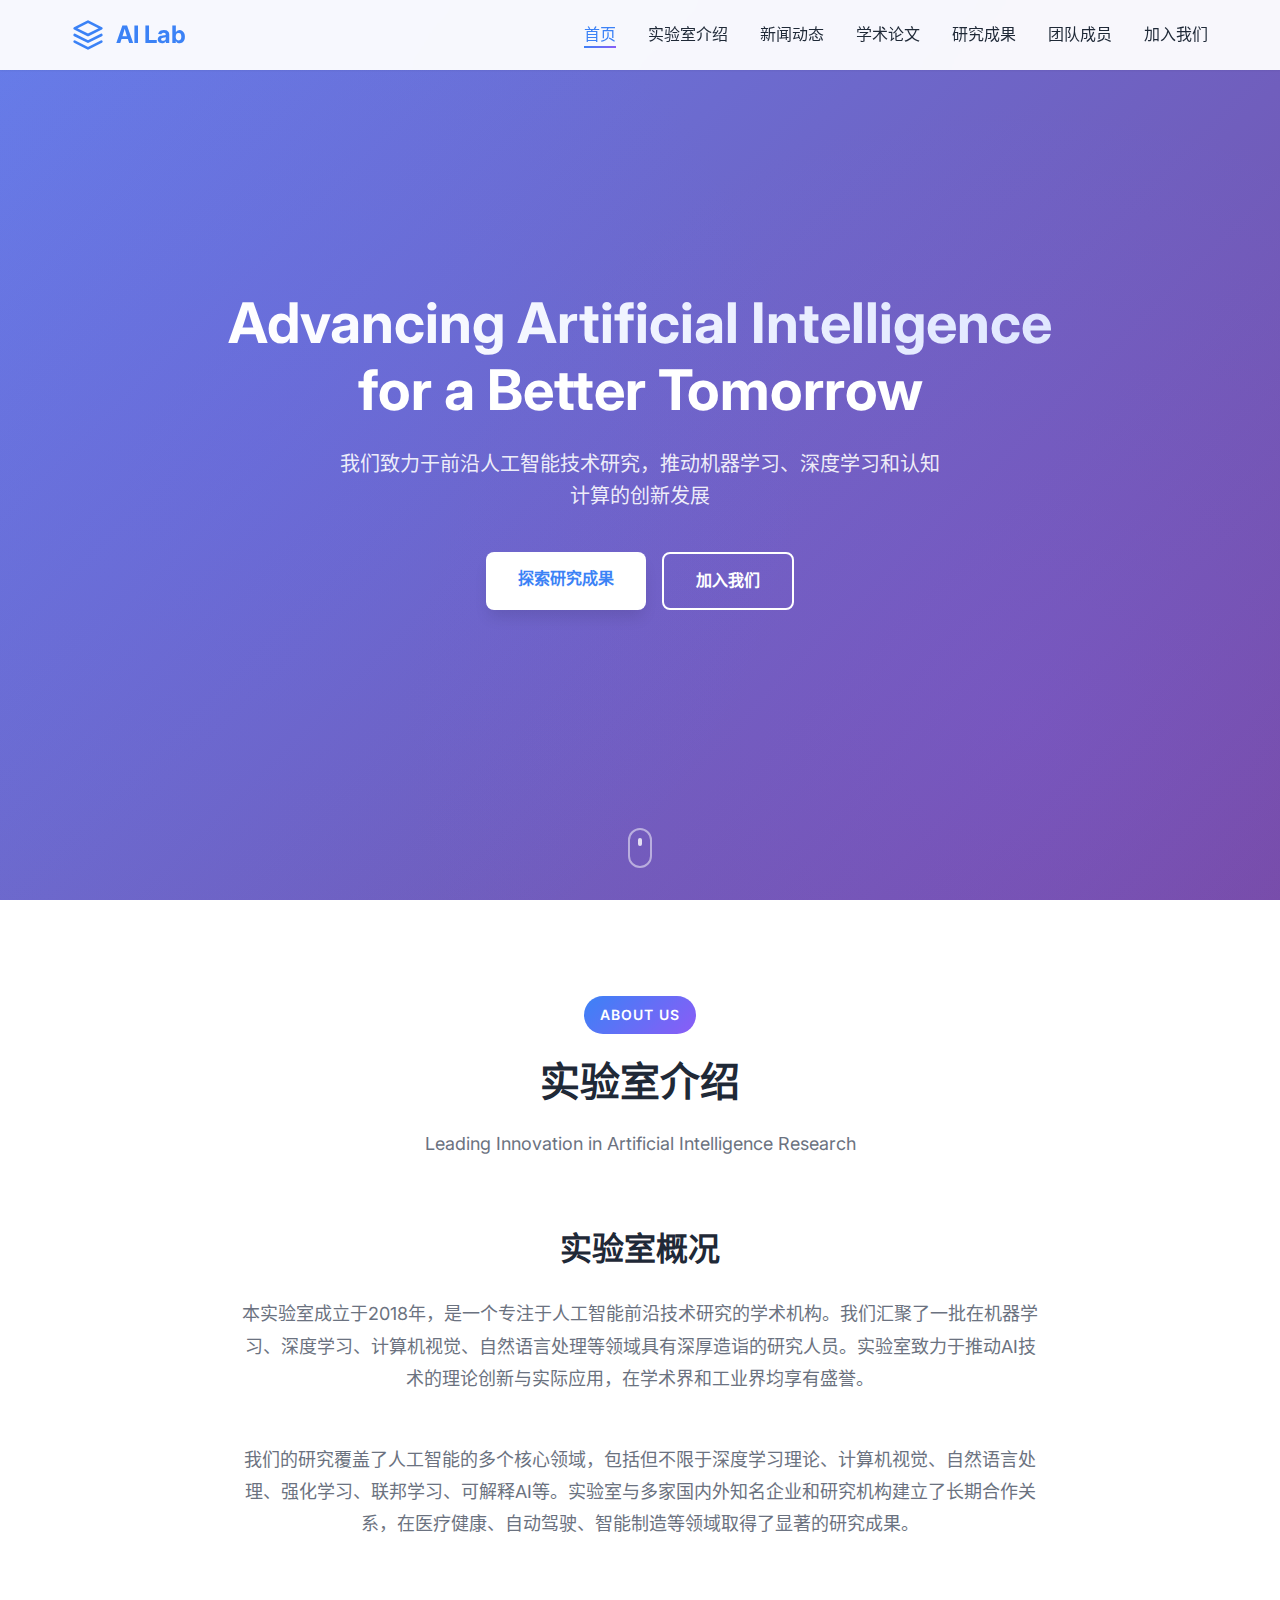
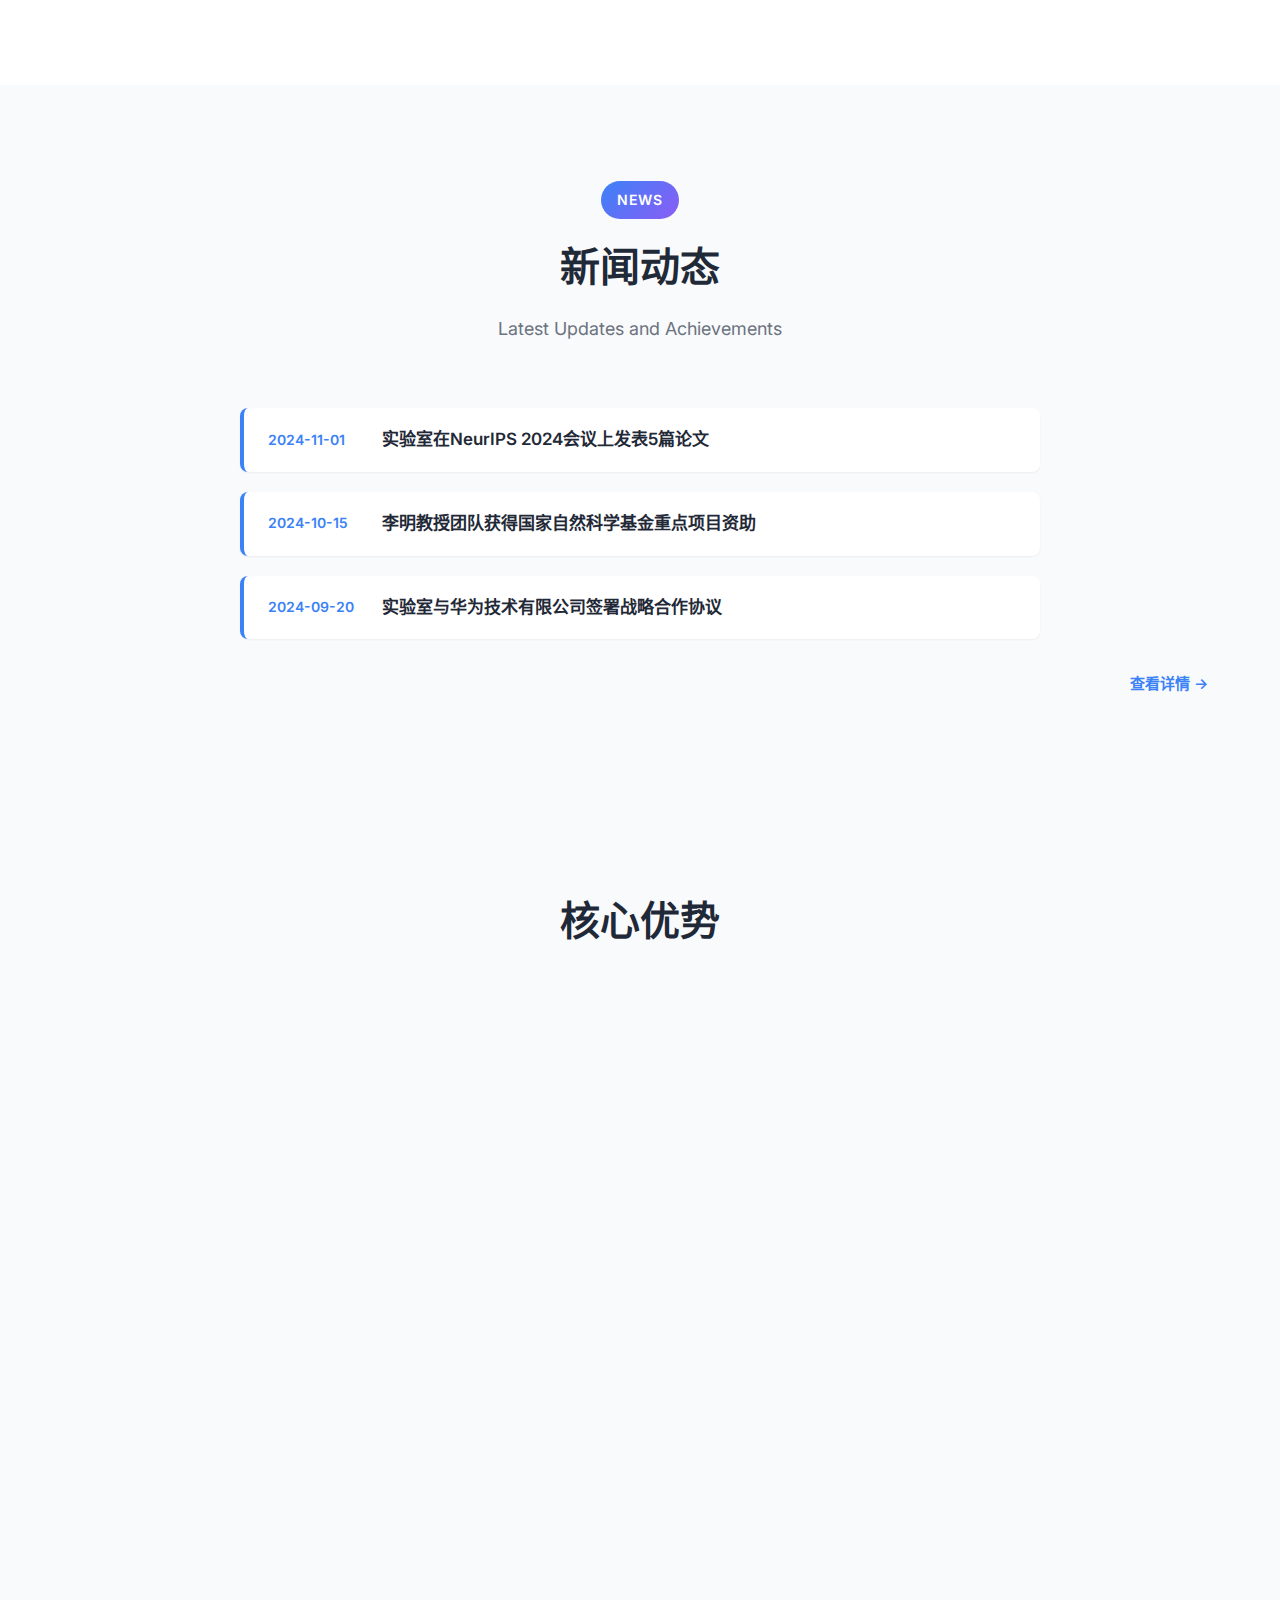
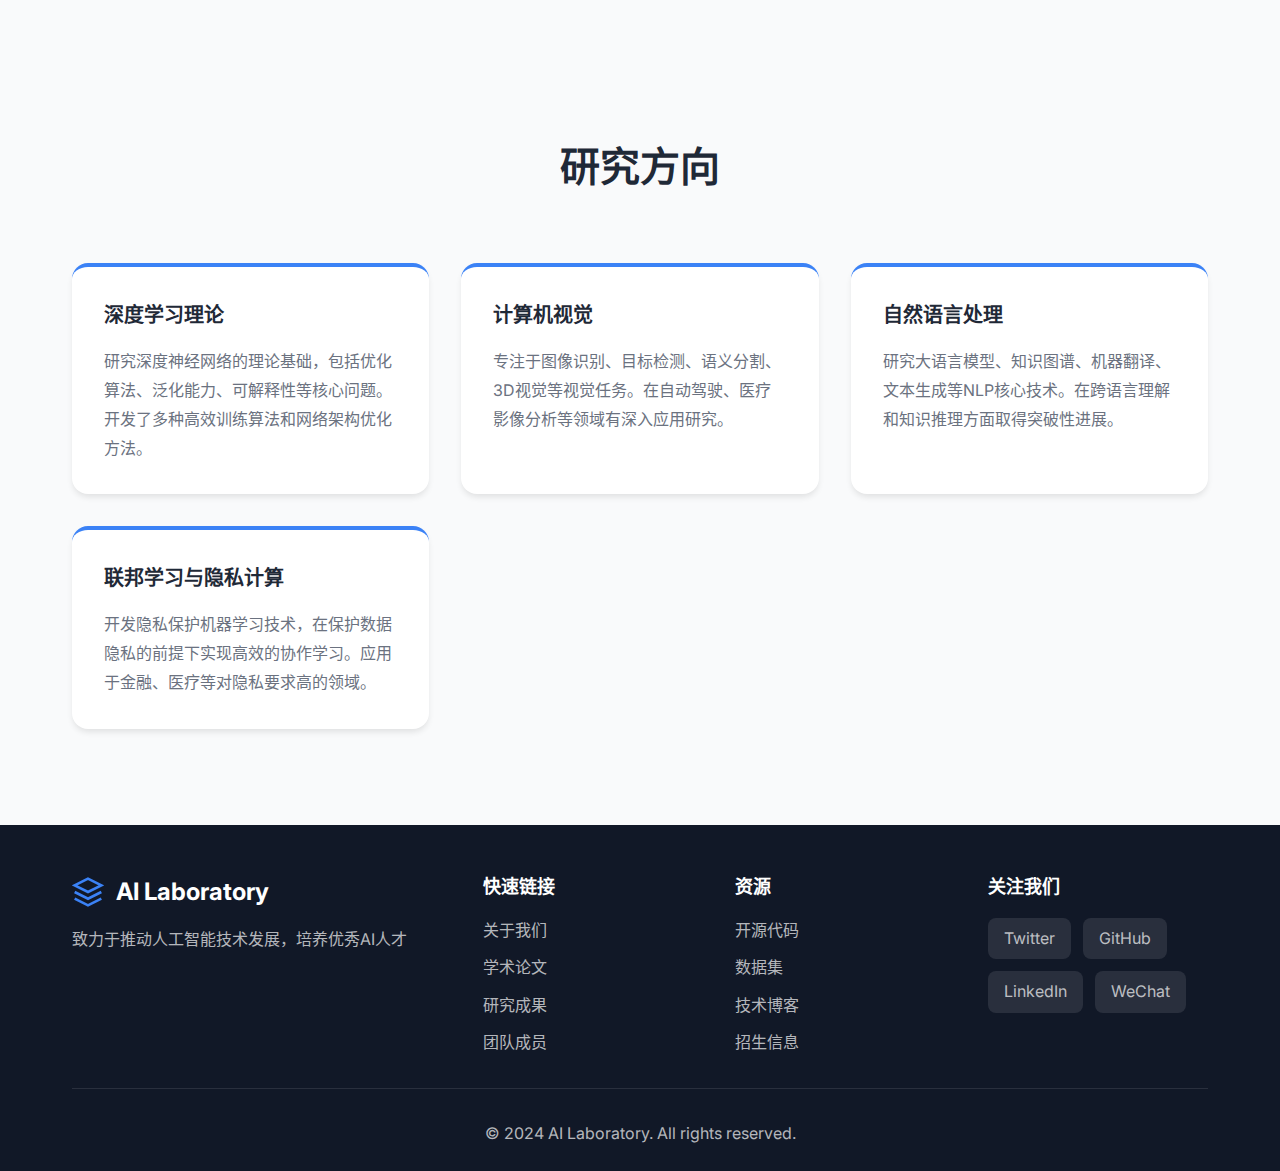
<file: index.html>
<!DOCTYPE html>
<html lang="zh-CN">
<head>
    <meta charset="UTF-8">
    <meta name="viewport" content="width=device-width, initial-scale=1.0">
    <title>AI Laboratory - Artificial Intelligence Research Lab</title>
    <link rel="stylesheet" href="styles.css">
    <link rel="preconnect" href="https://fonts.googleapis.com">
    <link rel="preconnect" href="https://fonts.gstatic.com" crossorigin>
    <link href="https://fonts.googleapis.com/css2?family=Inter:wght@300;400;500;600;700&display=swap" rel="stylesheet">
</head>
<body>
    <!-- Navigation -->
    <nav class="navbar">
        <div class="container">
            <div class="nav-brand">
                <svg class="logo-icon" viewBox="0 0 24 24" fill="none" xmlns="http://www.w3.org/2000/svg">
                    <path d="M12 2L2 7L12 12L22 7L12 2Z" stroke="currentColor" stroke-width="2" stroke-linecap="round" stroke-linejoin="round"/>
                    <path d="M2 17L12 22L22 17" stroke="currentColor" stroke-width="2" stroke-linecap="round" stroke-linejoin="round"/>
                    <path d="M2 12L12 17L22 12" stroke="currentColor" stroke-width="2" stroke-linecap="round" stroke-linejoin="round"/>
                </svg>
                <span>AI Lab</span>
            </div>
            <ul class="nav-menu">
                <li><a href="index.html" class="nav-link active">首页</a></li>
                <li><a href="#about" class="nav-link">实验室介绍</a></li>
                <li><a href="news.html" class="nav-link">新闻动态</a></li>
                <li><a href="research.html" class="nav-link">学术论文</a></li>
                <li><a href="projects.html" class="nav-link">研究成果</a></li>
                <li><a href="team.html" class="nav-link">团队成员</a></li>
                <li><a href="contact.html" class="nav-link">加入我们</a></li>
            </ul>
            <div class="hamburger">
                <span></span>
                <span></span>
                <span></span>
            </div>
        </div>
    </nav>

    <!-- Hero Section -->
    <section id="home" class="hero">
        <div class="hero-background"></div>
        <div class="container">
            <div class="hero-content">
                <h1 class="hero-title">
                    <span class="gradient-text">Advancing Artificial Intelligence</span>
                    <br>for a Better Tomorrow
                </h1>
                <p class="hero-subtitle">
                    我们致力于前沿人工智能技术研究，推动机器学习、深度学习和认知计算的创新发展
                </p>
                <div class="hero-buttons">
                    <a href="research.html" class="btn btn-primary">探索研究成果</a>
                    <a href="contact.html" class="btn btn-outline">加入我们</a>
                </div>
            </div>
        </div>
        <div class="scroll-indicator">
            <div class="mouse"></div>
        </div>
    </section>

    <!-- About Section -->
    <section id="about" class="section">
        <div class="container">
            <div class="section-header">
                <span class="section-label">About Us</span>
                <h2 class="section-title">实验室介绍</h2>
                <p class="section-subtitle">Leading Innovation in Artificial Intelligence Research</p>
            </div>
            <div class="about-content">
                <div class="about-text">
                    <h2 style="font-size: 2rem; margin-bottom: 1.5rem; color: var(--text-primary); text-align: center;">实验室概况</h2>
                    <p class="about-intro">
                        本实验室成立于2018年，是一个专注于人工智能前沿技术研究的学术机构。我们汇聚了一批在机器学习、深度学习、计算机视觉、自然语言处理等领域具有深厚造诣的研究人员。实验室致力于推动AI技术的理论创新与实际应用，在学术界和工业界均享有盛誉。
                    </p>
                    <p class="about-intro">
                        我们的研究覆盖了人工智能的多个核心领域，包括但不限于深度学习理论、计算机视觉、自然语言处理、强化学习、联邦学习、可解释AI等。实验室与多家国内外知名企业和研究机构建立了长期合作关系，在医疗健康、自动驾驶、智能制造等领域取得了显著的研究成果。
                    </p>
                </div>
            </div>
        </div>
    </section>

    <!-- News Summary Section -->
    <section id="news" class="section" style="background: var(--bg-secondary);">
        <div class="container">
            <div class="section-header">
                <span class="section-label">News</span>
                <h2 class="section-title">新闻动态</h2>
                <p class="section-subtitle">Latest Updates and Achievements</p>
            </div>
            <div class="news-summary-list">
                <div class="news-summary-item">
                    <div class="news-summary-date">2024-11-01</div>
                    <h4 class="news-summary-title">实验室在NeurIPS 2024会议上发表5篇论文</h4>
                </div>
                <div class="news-summary-item">
                    <div class="news-summary-date">2024-10-15</div>
                    <h4 class="news-summary-title">李明教授团队获得国家自然科学基金重点项目资助</h4>
                </div>
                <div class="news-summary-item">
                    <div class="news-summary-date">2024-09-20</div>
                    <h4 class="news-summary-title">实验室与华为技术有限公司签署战略合作协议</h4>
                </div>
            </div>
            <div class="news-more-btn-container">
                <a href="news.html" class="news-more-link">查看详情 →</a>
            </div>
        </div>
    </section>

    <section class="section" style="background: var(--bg-secondary);">
        <div class="container">
            <div class="section-header">
                <h2 class="section-title">核心优势</h2>
            </div>
            <div class="about-features">
                <div class="feature-card">
                    <div class="feature-icon">
                        <svg viewBox="0 0 24 24" fill="none" xmlns="http://www.w3.org/2000/svg">
                            <path d="M12 2L2 7L12 12L22 7L12 2Z" stroke="currentColor" stroke-width="2"/>
                            <path d="M2 17L12 22L22 17" stroke="currentColor" stroke-width="2"/>
                            <path d="M2 12L12 17L22 12" stroke="currentColor" stroke-width="2"/>
                        </svg>
                    </div>
                    <h3>研究领域</h3>
                    <p>深度学习、计算机视觉、自然语言处理、强化学习、联邦学习、可解释AI</p>
                </div>
                <div class="feature-card">
                    <div class="feature-icon">
                        <svg viewBox="0 0 24 24" fill="none" xmlns="http://www.w3.org/2000/svg">
                            <circle cx="12" cy="12" r="10" stroke="currentColor" stroke-width="2"/>
                            <path d="M12 6V12L16 14" stroke="currentColor" stroke-width="2"/>
                        </svg>
                    </div>
                    <h3>学术成就</h3>
                    <p>100+ 顶级会议和期刊论文发表，包括NeurIPS、ICML、CVPR、ACL等顶会</p>
                </div>
                <div class="feature-card">
                    <div class="feature-icon">
                        <svg viewBox="0 0 24 24" fill="none" xmlns="http://www.w3.org/2000/svg">
                            <path d="M17 21V19C17 17.9391 16.5786 16.9217 15.8284 16.1716C15.0783 15.4214 14.0609 15 13 15H5C3.93913 15 2.92172 15.4214 2.17157 16.1716C1.42143 16.9217 1 17.9391 1 19V21" stroke="currentColor" stroke-width="2"/>
                            <circle cx="9" cy="7" r="4" stroke="currentColor" stroke-width="2"/>
                            <path d="M23 21V19C22.9993 18.1137 22.7044 17.2528 22.1614 16.5523C21.6184 15.8519 20.8581 15.3516 20 15.13" stroke="currentColor" stroke-width="2"/>
                            <path d="M16 3.13C16.8604 3.35031 17.623 3.85071 18.1676 4.55232C18.7122 5.25392 19.0078 6.11683 19.0078 7.005C19.0078 7.89318 18.7122 8.75608 18.1676 9.45769C17.623 10.1593 16.8604 10.6597 16 10.88" stroke="currentColor" stroke-width="2"/>
                        </svg>
                    </div>
                    <h3>团队规模</h3>
                    <p>30+ 优秀研究人员和博士生，包括教授、副教授、博士后和博士研究生</p>
                </div>
                <div class="feature-card">
                    <div class="feature-icon">
                        <svg viewBox="0 0 24 24" fill="none" xmlns="http://www.w3.org/2000/svg">
                            <path d="M21 16V8C20.9996 7.64928 20.9071 7.30481 20.7315 7.00116C20.556 6.69751 20.3037 6.44536 20 6.27L13 2.27C12.696 2.09446 12.3511 2.00205 12 2.00205C11.6489 2.00205 11.304 2.09446 11 2.27L4 6.27C3.69626 6.44536 3.44398 6.69751 3.26846 7.00116C3.09294 7.30481 3.00036 7.64928 3 8V16C3.00036 16.3507 3.09294 16.6952 3.26846 16.9988C3.44398 17.3025 3.69626 17.5546 4 17.73L11 21.73C11.304 21.9055 11.6489 21.9979 12 21.9979C12.3511 21.9979 12.696 21.9055 13 21.73L20 17.73C20.3037 17.5546 20.556 17.3025 20.7315 16.9988C20.9071 16.6952 20.9996 16.3507 21 16Z" stroke="currentColor" stroke-width="2"/>
                            <path d="M3.27002 6.96L12 12.01L20.73 6.96" stroke="currentColor" stroke-width="2"/>
                            <path d="M12 22.08V12" stroke="currentColor" stroke-width="2"/>
                        </svg>
                    </div>
                    <h3>科研项目</h3>
                    <p>承担多项国家级和省部级科研项目，总经费超过5000万元</p>
                </div>
                <div class="feature-card">
                    <div class="feature-icon">
                        <svg viewBox="0 0 24 24" fill="none" xmlns="http://www.w3.org/2000/svg">
                            <path d="M17 21V13H7V21" stroke="currentColor" stroke-width="2"/>
                            <path d="M7 3H17" stroke="currentColor" stroke-width="2"/>
                            <path d="M12 3V8" stroke="currentColor" stroke-width="2"/>
                            <circle cx="12" cy="8" r="3" stroke="currentColor" stroke-width="2"/>
                            <rect x="2" y="13" width="20" height="8" stroke="currentColor" stroke-width="2"/>
                        </svg>
                    </div>
                    <h3>产学合作</h3>
                    <p>与阿里、腾讯、华为等知名企业建立深度合作，推动技术转化应用</p>
                </div>
                <div class="feature-card">
                    <div class="feature-icon">
                        <svg viewBox="0 0 24 24" fill="none" xmlns="http://www.w3.org/2000/svg">
                            <path d="M12 14L21 9" stroke="currentColor" stroke-width="2"/>
                            <path d="M21 9L12 4L3 9L12 14L21 9Z" stroke="currentColor" stroke-width="2"/>
                            <path d="M12 14V22" stroke="currentColor" stroke-width="2"/>
                            <path d="M7.5 6.5V16.5L12 19L16.5 16.5V6.5" stroke="currentColor" stroke-width="2"/>
                        </svg>
                    </div>
                    <h3>人才培养</h3>
                    <p>培养博士生和硕士生100+名，多名学生获得国家奖学金和优秀论文奖</p>
                </div>
            </div>
        </div>
    </section>

    <section class="section">
        <div class="container">
            <div class="section-header">
                <h2 class="section-title">研究方向</h2>
            </div>
            <div class="research-areas">
                <div class="area-card">
                    <h3>深度学习理论</h3>
                    <p>研究深度神经网络的理论基础，包括优化算法、泛化能力、可解释性等核心问题。开发了多种高效训练算法和网络架构优化方法。</p>
                </div>
                <div class="area-card">
                    <h3>计算机视觉</h3>
                    <p>专注于图像识别、目标检测、语义分割、3D视觉等视觉任务。在自动驾驶、医疗影像分析等领域有深入应用研究。</p>
                </div>
                <div class="area-card">
                    <h3>自然语言处理</h3>
                    <p>研究大语言模型、知识图谱、机器翻译、文本生成等NLP核心技术。在跨语言理解和知识推理方面取得突破性进展。</p>
                </div>
                <div class="area-card">
                    <h3>联邦学习与隐私计算</h3>
                    <p>开发隐私保护机器学习技术，在保护数据隐私的前提下实现高效的协作学习。应用于金融、医疗等对隐私要求高的领域。</p>
                </div>
            </div>
        </div>
    </section>

    <!-- Footer -->
    <footer class="footer">
        <div class="container">
            <div class="footer-content">
                <div class="footer-brand">
                    <div class="footer-logo">
                        <svg class="logo-icon" viewBox="0 0 24 24" fill="none" xmlns="http://www.w3.org/2000/svg">
                            <path d="M12 2L2 7L12 12L22 7L12 2Z" stroke="currentColor" stroke-width="2"/>
                            <path d="M2 17L12 22L22 17" stroke="currentColor" stroke-width="2"/>
                            <path d="M2 12L12 17L22 12" stroke="currentColor" stroke-width="2"/>
                        </svg>
                        <span>AI Laboratory</span>
                    </div>
                    <p>致力于推动人工智能技术发展，培养优秀AI人才</p>
                </div>
                <div class="footer-links">
                    <div class="footer-column">
                        <h4>快速链接</h4>
                        <ul>
                            <li><a href="#about">关于我们</a></li>
                            <li><a href="research.html">学术论文</a></li>
                            <li><a href="#projects">研究成果</a></li>
                            <li><a href="#team">团队成员</a></li>
                        </ul>
                    </div>
                    <div class="footer-column">
                        <h4>资源</h4>
                        <ul>
                            <li><a href="#">开源代码</a></li>
                            <li><a href="#">数据集</a></li>
                            <li><a href="#">技术博客</a></li>
                            <li><a href="#">招生信息</a></li>
                        </ul>
                    </div>
                    <div class="footer-column">
                        <h4>关注我们</h4>
                        <div class="social-links">
                            <a href="#" class="social-icon">Twitter</a>
                            <a href="#" class="social-icon">GitHub</a>
                            <a href="#" class="social-icon">LinkedIn</a>
                            <a href="#" class="social-icon">WeChat</a>
                        </div>
                    </div>
                </div>
            </div>
            <div class="footer-bottom">
                <p>&copy; 2024 AI Laboratory. All rights reserved.</p>
            </div>
        </div>
    </footer>

    <script src="script.js"></script>
</body>
</html>
</file>
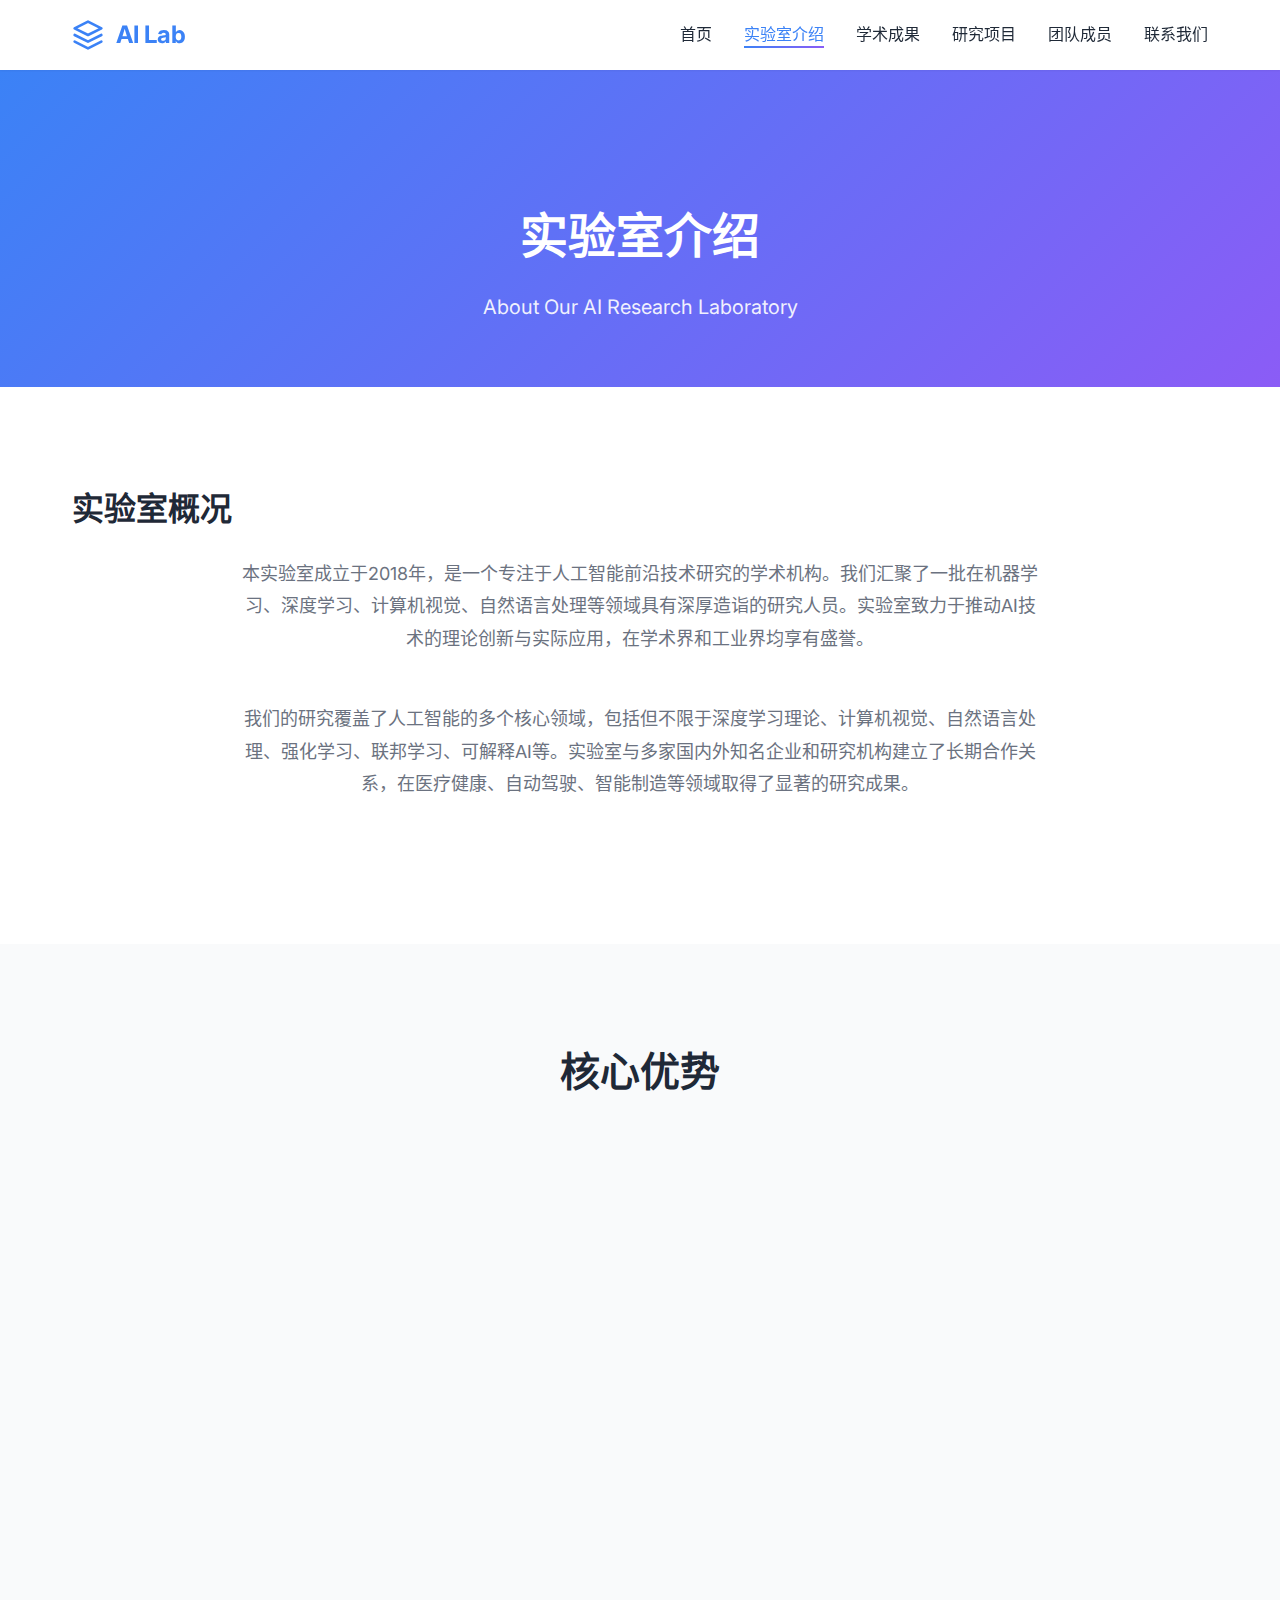
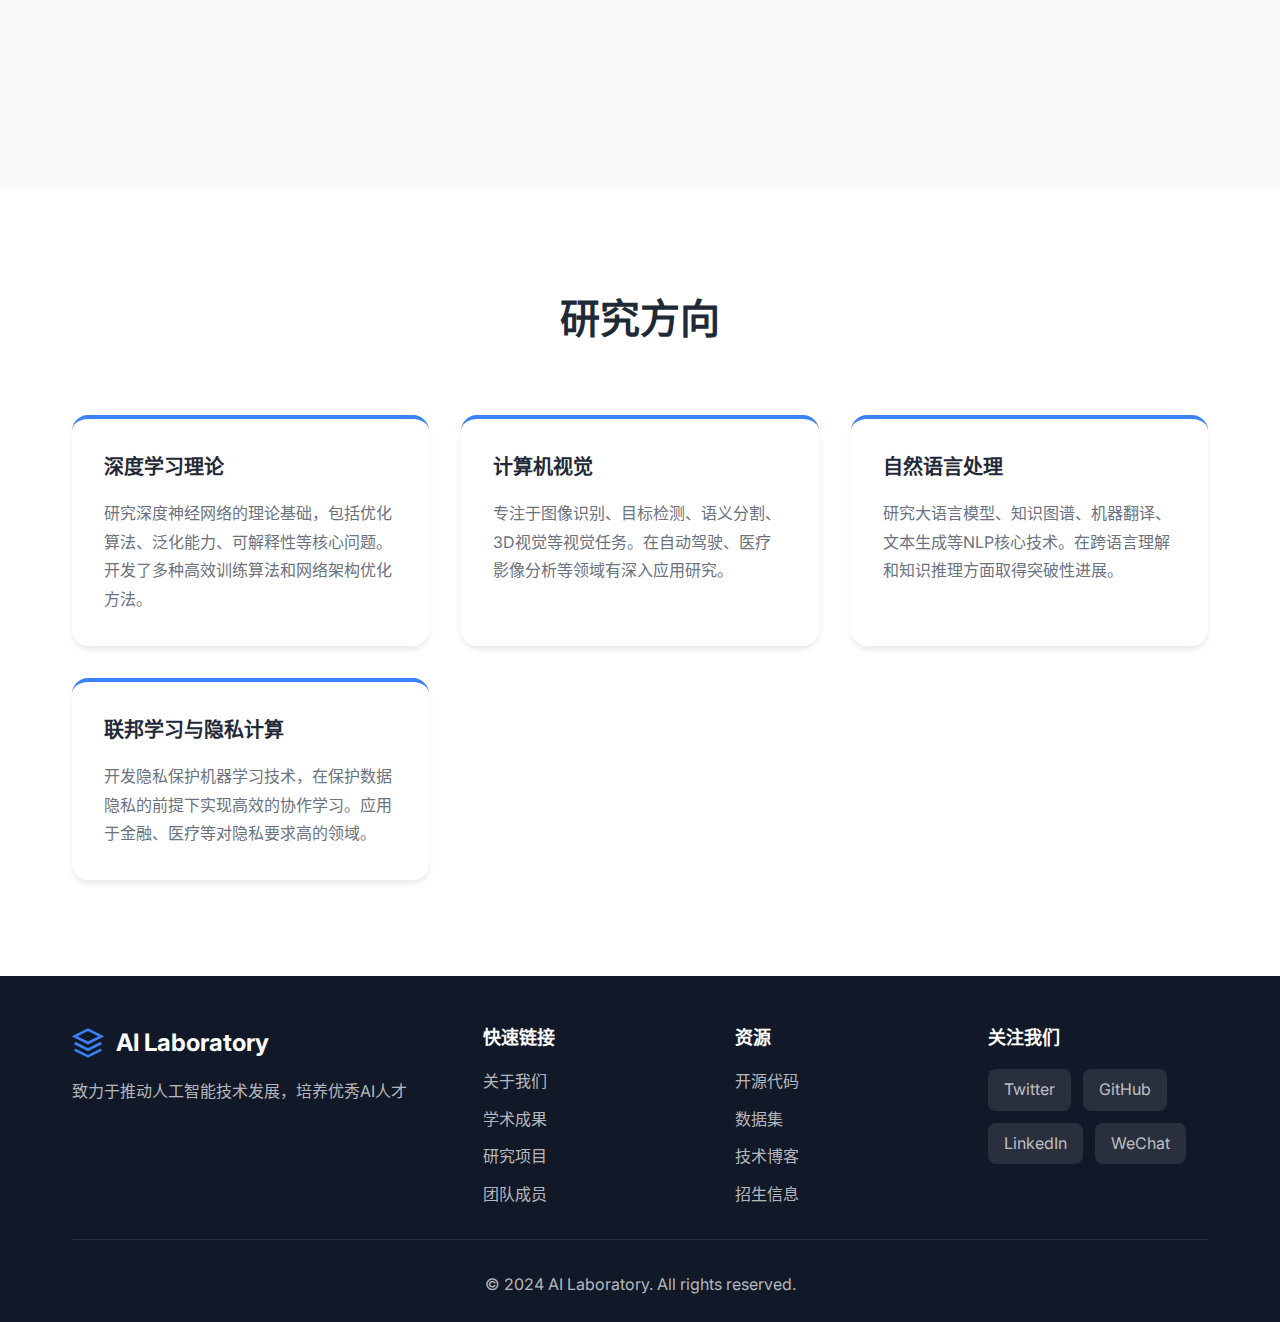
<file: about.html>
<!DOCTYPE html>
<html lang="zh-CN">
<head>
    <meta charset="UTF-8">
    <meta name="viewport" content="width=device-width, initial-scale=1.0">
    <title>实验室介绍 - AI Laboratory</title>
    <link rel="stylesheet" href="styles.css">
    <link rel="preconnect" href="https://fonts.googleapis.com">
    <link rel="preconnect" href="https://fonts.gstatic.com" crossorigin>
    <link href="https://fonts.googleapis.com/css2?family=Inter:wght@300;400;500;600;700&display=swap" rel="stylesheet">
</head>
<body>
    <!-- Navigation -->
    <nav class="navbar">
        <div class="container">
            <div class="nav-brand">
                <svg class="logo-icon" viewBox="0 0 24 24" fill="none" xmlns="http://www.w3.org/2000/svg">
                    <path d="M12 2L2 7L12 12L22 7L12 2Z" stroke="currentColor" stroke-width="2" stroke-linecap="round" stroke-linejoin="round"/>
                    <path d="M2 17L12 22L22 17" stroke="currentColor" stroke-width="2" stroke-linecap="round" stroke-linejoin="round"/>
                    <path d="M2 12L12 17L22 12" stroke="currentColor" stroke-width="2" stroke-linecap="round" stroke-linejoin="round"/>
                </svg>
                <span>AI Lab</span>
            </div>
            <ul class="nav-menu">
                <li><a href="index.html" class="nav-link">首页</a></li>
                <li><a href="about.html" class="nav-link active">实验室介绍</a></li>
                <li><a href="research.html" class="nav-link">学术成果</a></li>
                <li><a href="projects.html" class="nav-link">研究项目</a></li>
                <li><a href="team.html" class="nav-link">团队成员</a></li>
                <li><a href="contact.html" class="nav-link">联系我们</a></li>
            </ul>
            <div class="hamburger">
                <span></span>
                <span></span>
                <span></span>
            </div>
        </div>
    </nav>

    <!-- Page Header -->
    <section class="page-header">
        <div class="container">
            <h1 class="page-title">实验室介绍</h1>
            <p class="page-subtitle">About Our AI Research Laboratory</p>
        </div>
    </section>

    <!-- About Content -->
    <section class="section">
        <div class="container">
            <div class="about-content">
                <div class="about-text">
                    <h2 style="font-size: 2rem; margin-bottom: 1.5rem; color: var(--text-primary);">实验室概况</h2>
                    <p class="about-intro">
                        本实验室成立于2018年，是一个专注于人工智能前沿技术研究的学术机构。我们汇聚了一批在机器学习、深度学习、计算机视觉、自然语言处理等领域具有深厚造诣的研究人员。实验室致力于推动AI技术的理论创新与实际应用，在学术界和工业界均享有盛誉。
                    </p>
                    <p class="about-intro">
                        我们的研究覆盖了人工智能的多个核心领域，包括但不限于深度学习理论、计算机视觉、自然语言处理、强化学习、联邦学习、可解释AI等。实验室与多家国内外知名企业和研究机构建立了长期合作关系，在医疗健康、自动驾驶、智能制造等领域取得了显著的研究成果。
                    </p>
                </div>
            </div>
        </div>
    </section>

    <section class="section" style="background: var(--bg-secondary);">
        <div class="container">
            <div class="section-header">
                <h2 class="section-title">核心优势</h2>
            </div>
            <div class="about-features">
                <div class="feature-card">
                    <div class="feature-icon">
                        <svg viewBox="0 0 24 24" fill="none" xmlns="http://www.w3.org/2000/svg">
                            <path d="M12 2L2 7L12 12L22 7L12 2Z" stroke="currentColor" stroke-width="2"/>
                            <path d="M2 17L12 22L22 17" stroke="currentColor" stroke-width="2"/>
                            <path d="M2 12L12 17L22 12" stroke="currentColor" stroke-width="2"/>
                        </svg>
                    </div>
                    <h3>研究领域</h3>
                    <p>深度学习、计算机视觉、自然语言处理、强化学习、联邦学习、可解释AI</p>
                </div>
                <div class="feature-card">
                    <div class="feature-icon">
                        <svg viewBox="0 0 24 24" fill="none" xmlns="http://www.w3.org/2000/svg">
                            <circle cx="12" cy="12" r="10" stroke="currentColor" stroke-width="2"/>
                            <path d="M12 6V12L16 14" stroke="currentColor" stroke-width="2"/>
                        </svg>
                    </div>
                    <h3>学术成就</h3>
                    <p>100+ 顶级会议和期刊论文发表，包括NeurIPS、ICML、CVPR、ACL等顶会</p>
                </div>
                <div class="feature-card">
                    <div class="feature-icon">
                        <svg viewBox="0 0 24 24" fill="none" xmlns="http://www.w3.org/2000/svg">
                            <path d="M17 21V19C17 17.9391 16.5786 16.9217 15.8284 16.1716C15.0783 15.4214 14.0609 15 13 15H5C3.93913 15 2.92172 15.4214 2.17157 16.1716C1.42143 16.9217 1 17.9391 1 19V21" stroke="currentColor" stroke-width="2"/>
                            <circle cx="9" cy="7" r="4" stroke="currentColor" stroke-width="2"/>
                            <path d="M23 21V19C22.9993 18.1137 22.7044 17.2528 22.1614 16.5523C21.6184 15.8519 20.8581 15.3516 20 15.13" stroke="currentColor" stroke-width="2"/>
                            <path d="M16 3.13C16.8604 3.35031 17.623 3.85071 18.1676 4.55232C18.7122 5.25392 19.0078 6.11683 19.0078 7.005C19.0078 7.89318 18.7122 8.75608 18.1676 9.45769C17.623 10.1593 16.8604 10.6597 16 10.88" stroke="currentColor" stroke-width="2"/>
                        </svg>
                    </div>
                    <h3>团队规模</h3>
                    <p>30+ 优秀研究人员和博士生，包括教授、副教授、博士后和博士研究生</p>
                </div>
                <div class="feature-card">
                    <div class="feature-icon">
                        <svg viewBox="0 0 24 24" fill="none" xmlns="http://www.w3.org/2000/svg">
                            <path d="M21 16V8C20.9996 7.64928 20.9071 7.30481 20.7315 7.00116C20.556 6.69751 20.3037 6.44536 20 6.27L13 2.27C12.696 2.09446 12.3511 2.00205 12 2.00205C11.6489 2.00205 11.304 2.09446 11 2.27L4 6.27C3.69626 6.44536 3.44398 6.69751 3.26846 7.00116C3.09294 7.30481 3.00036 7.64928 3 8V16C3.00036 16.3507 3.09294 16.6952 3.26846 16.9988C3.44398 17.3025 3.69626 17.5546 4 17.73L11 21.73C11.304 21.9055 11.6489 21.9979 12 21.9979C12.3511 21.9979 12.696 21.9055 13 21.73L20 17.73C20.3037 17.5546 20.556 17.3025 20.7315 16.9988C20.9071 16.6952 20.9996 16.3507 21 16Z" stroke="currentColor" stroke-width="2"/>
                            <path d="M3.27002 6.96L12 12.01L20.73 6.96" stroke="currentColor" stroke-width="2"/>
                            <path d="M12 22.08V12" stroke="currentColor" stroke-width="2"/>
                        </svg>
                    </div>
                    <h3>科研项目</h3>
                    <p>承担多项国家级和省部级科研项目，总经费超过5000万元</p>
                </div>
                <div class="feature-card">
                    <div class="feature-icon">
                        <svg viewBox="0 0 24 24" fill="none" xmlns="http://www.w3.org/2000/svg">
                            <path d="M17 21V13H7V21" stroke="currentColor" stroke-width="2"/>
                            <path d="M7 3H17" stroke="currentColor" stroke-width="2"/>
                            <path d="M12 3V8" stroke="currentColor" stroke-width="2"/>
                            <circle cx="12" cy="8" r="3" stroke="currentColor" stroke-width="2"/>
                            <rect x="2" y="13" width="20" height="8" stroke="currentColor" stroke-width="2"/>
                        </svg>
                    </div>
                    <h3>产学合作</h3>
                    <p>与阿里、腾讯、华为等知名企业建立深度合作，推动技术转化应用</p>
                </div>
                <div class="feature-card">
                    <div class="feature-icon">
                        <svg viewBox="0 0 24 24" fill="none" xmlns="http://www.w3.org/2000/svg">
                            <path d="M12 14L21 9" stroke="currentColor" stroke-width="2"/>
                            <path d="M21 9L12 4L3 9L12 14L21 9Z" stroke="currentColor" stroke-width="2"/>
                            <path d="M12 14V22" stroke="currentColor" stroke-width="2"/>
                            <path d="M7.5 6.5V16.5L12 19L16.5 16.5V6.5" stroke="currentColor" stroke-width="2"/>
                        </svg>
                    </div>
                    <h3>人才培养</h3>
                    <p>培养博士生和硕士生100+名，多名学生获得国家奖学金和优秀论文奖</p>
                </div>
            </div>
        </div>
    </section>

    <section class="section">
        <div class="container">
            <div class="section-header">
                <h2 class="section-title">研究方向</h2>
            </div>
            <div class="research-areas">
                <div class="area-card">
                    <h3>深度学习理论</h3>
                    <p>研究深度神经网络的理论基础，包括优化算法、泛化能力、可解释性等核心问题。开发了多种高效训练算法和网络架构优化方法。</p>
                </div>
                <div class="area-card">
                    <h3>计算机视觉</h3>
                    <p>专注于图像识别、目标检测、语义分割、3D视觉等视觉任务。在自动驾驶、医疗影像分析等领域有深入应用研究。</p>
                </div>
                <div class="area-card">
                    <h3>自然语言处理</h3>
                    <p>研究大语言模型、知识图谱、机器翻译、文本生成等NLP核心技术。在跨语言理解和知识推理方面取得突破性进展。</p>
                </div>
                <div class="area-card">
                    <h3>联邦学习与隐私计算</h3>
                    <p>开发隐私保护机器学习技术，在保护数据隐私的前提下实现高效的协作学习。应用于金融、医疗等对隐私要求高的领域。</p>
                </div>
            </div>
        </div>
    </section>

    <!-- Footer -->
    <footer class="footer">
        <div class="container">
            <div class="footer-content">
                <div class="footer-brand">
                    <div class="footer-logo">
                        <svg class="logo-icon" viewBox="0 0 24 24" fill="none" xmlns="http://www.w3.org/2000/svg">
                            <path d="M12 2L2 7L12 12L22 7L12 2Z" stroke="currentColor" stroke-width="2"/>
                            <path d="M2 17L12 22L22 17" stroke="currentColor" stroke-width="2"/>
                            <path d="M2 12L12 17L22 12" stroke="currentColor" stroke-width="2"/>
                        </svg>
                        <span>AI Laboratory</span>
                    </div>
                    <p>致力于推动人工智能技术发展，培养优秀AI人才</p>
                </div>
                <div class="footer-links">
                    <div class="footer-column">
                        <h4>快速链接</h4>
                        <ul>
                            <li><a href="about.html">关于我们</a></li>
                            <li><a href="research.html">学术成果</a></li>
                            <li><a href="projects.html">研究项目</a></li>
                            <li><a href="team.html">团队成员</a></li>
                        </ul>
                    </div>
                    <div class="footer-column">
                        <h4>资源</h4>
                        <ul>
                            <li><a href="#">开源代码</a></li>
                            <li><a href="#">数据集</a></li>
                            <li><a href="#">技术博客</a></li>
                            <li><a href="#">招生信息</a></li>
                        </ul>
                    </div>
                    <div class="footer-column">
                        <h4>关注我们</h4>
                        <div class="social-links">
                            <a href="#" class="social-icon">Twitter</a>
                            <a href="#" class="social-icon">GitHub</a>
                            <a href="#" class="social-icon">LinkedIn</a>
                            <a href="#" class="social-icon">WeChat</a>
                        </div>
                    </div>
                </div>
            </div>
            <div class="footer-bottom">
                <p>&copy; 2024 AI Laboratory. All rights reserved.</p>
            </div>
        </div>
    </footer>

    <script src="script.js"></script>
</body>
</html>
</file>
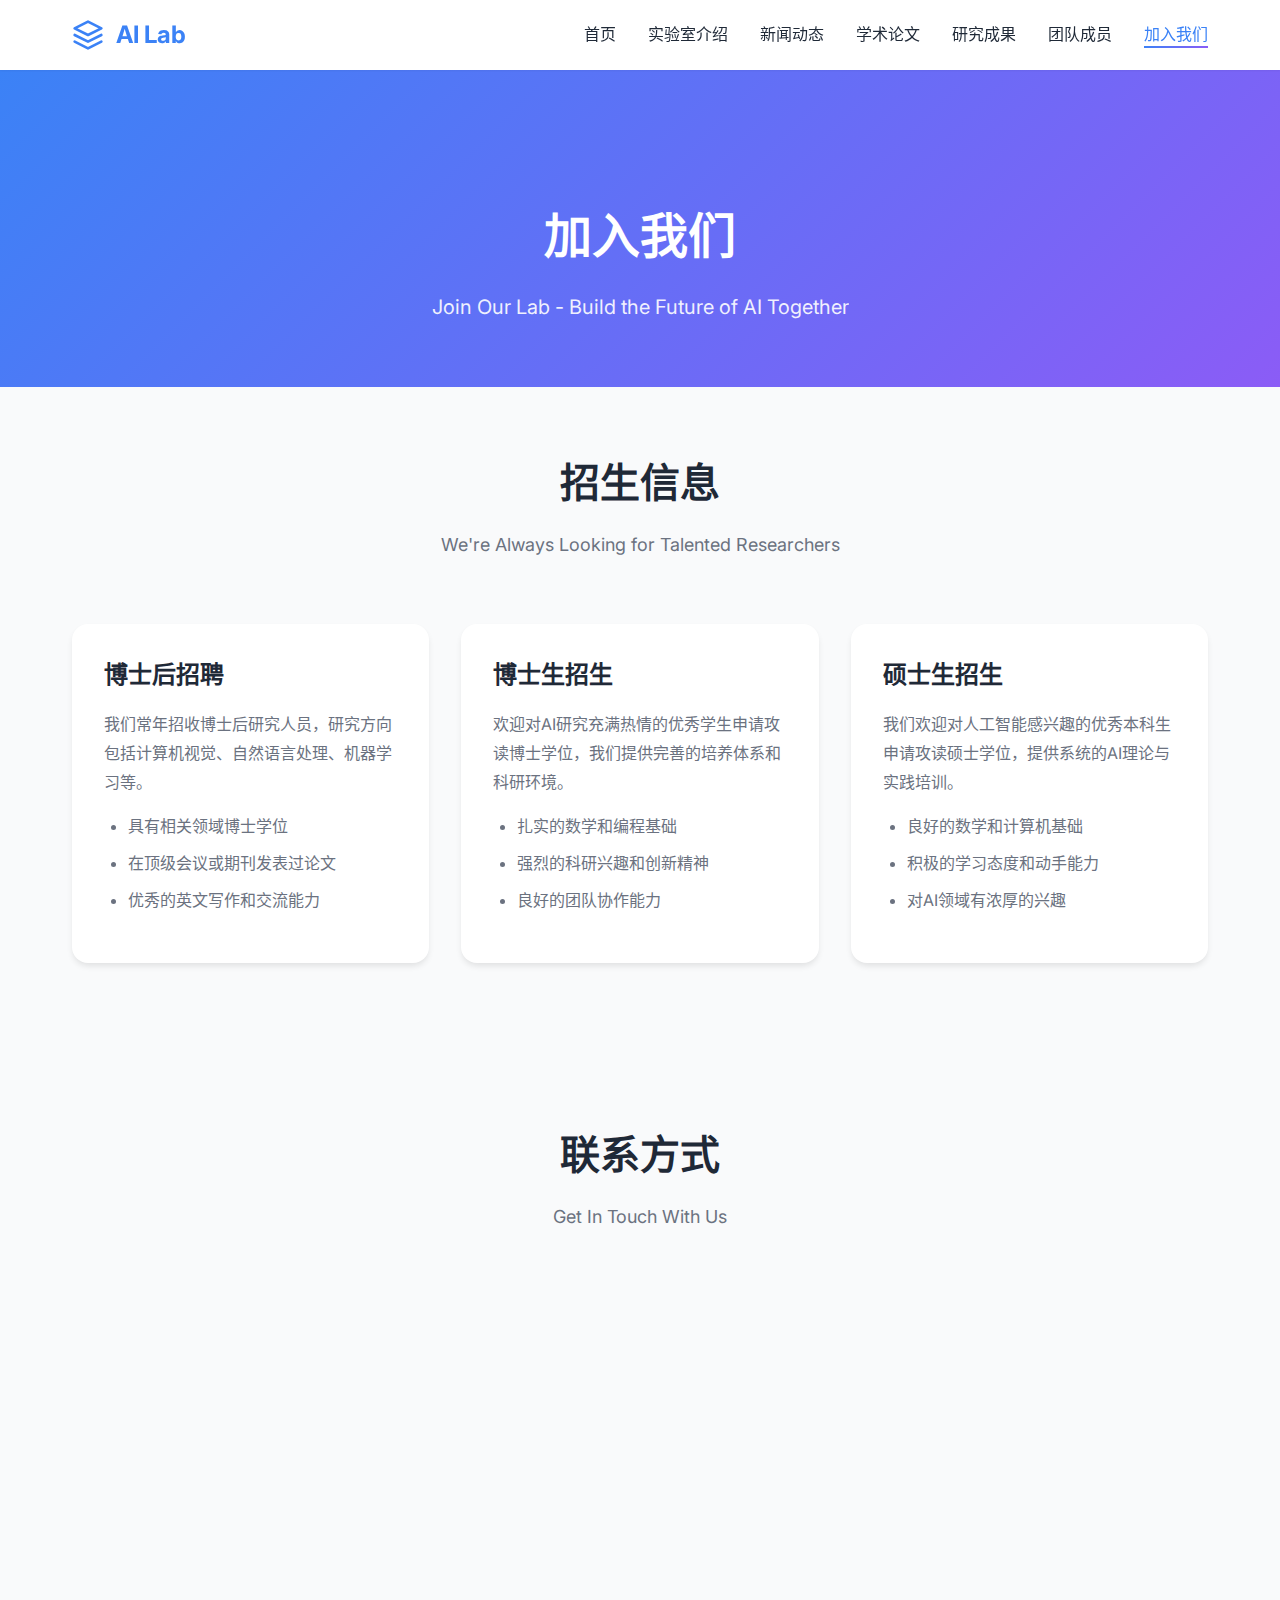
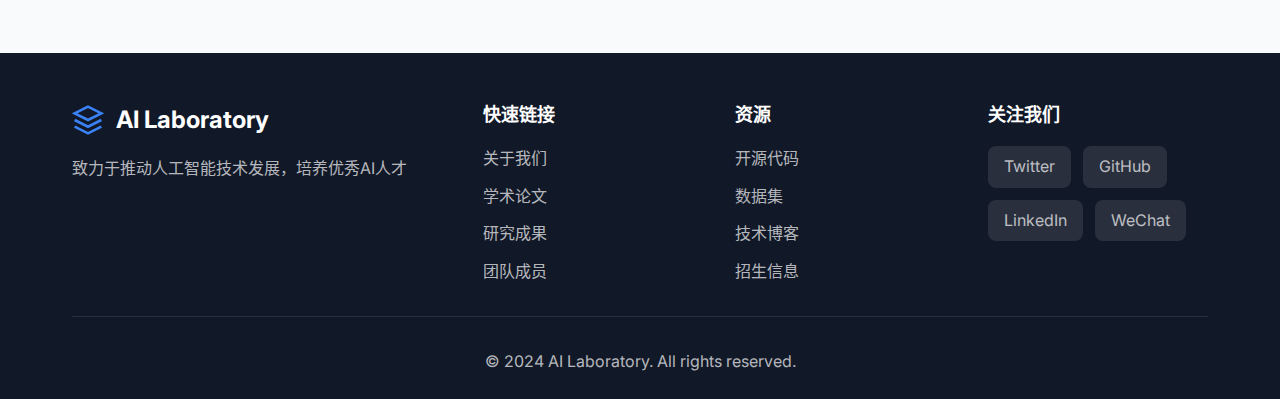
<file: contact.html>
<!DOCTYPE html>
<html lang="zh-CN">
<head>
    <meta charset="UTF-8">
    <meta name="viewport" content="width=device-width, initial-scale=1.0">
    <title>联系我们 - AI Laboratory</title>
    <link rel="stylesheet" href="styles.css">
    <link rel="preconnect" href="https://fonts.googleapis.com">
    <link rel="preconnect" href="https://fonts.gstatic.com" crossorigin>
    <link href="https://fonts.googleapis.com/css2?family=Inter:wght@300;400;500;600;700&display=swap" rel="stylesheet">
</head>
<body>
    <nav class="navbar">
        <div class="container">
            <div class="nav-brand">
                <svg class="logo-icon" viewBox="0 0 24 24" fill="none" xmlns="http://www.w3.org/2000/svg">
                    <path d="M12 2L2 7L12 12L22 7L12 2Z" stroke="currentColor" stroke-width="2" stroke-linecap="round" stroke-linejoin="round"/>
                    <path d="M2 17L12 22L22 17" stroke="currentColor" stroke-width="2" stroke-linecap="round" stroke-linejoin="round"/>
                    <path d="M2 12L12 17L22 12" stroke="currentColor" stroke-width="2" stroke-linecap="round" stroke-linejoin="round"/>
                </svg>
                <span>AI Lab</span>
            </div>
            <ul class="nav-menu">
                <li><a href="index.html" class="nav-link">首页</a></li>
                <li><a href="index.html#about" class="nav-link">实验室介绍</a></li>
                <li><a href="news.html" class="nav-link">新闻动态</a></li>
                <li><a href="research.html" class="nav-link">学术论文</a></li>
                <li><a href="projects.html" class="nav-link">研究成果</a></li>
                <li><a href="team.html" class="nav-link">团队成员</a></li>
                <li><a href="contact.html" class="nav-link active">加入我们</a></li>
            </ul>
            <div class="hamburger">
                <span></span>
                <span></span>
                <span></span>
            </div>
        </div>
    </nav>

    <section class="page-header">
        <div class="container">
            <h1 class="page-title">加入我们</h1>
            <p class="page-subtitle">Join Our Lab - Build the Future of AI Together</p>
        </div>
    </section>

    <section class="section" style="background: var(--bg-secondary); padding: 4rem 0;">
        <div class="container">
            <div class="section-header">
                <h2 class="section-title">招生信息</h2>
                <p class="section-subtitle">We're Always Looking for Talented Researchers</p>
            </div>
            <div class="recruitment-info">
                <div class="recruitment-card">
                    <h3>博士后招聘</h3>
                    <p>我们常年招收博士后研究人员，研究方向包括计算机视觉、自然语言处理、机器学习等。</p>
                    <ul style="margin: 1rem 0; padding-left: 1.5rem;">
                        <li>具有相关领域博士学位</li>
                        <li>在顶级会议或期刊发表过论文</li>
                        <li>优秀的英文写作和交流能力</li>
                    </ul>
                   
                </div>
                <div class="recruitment-card">
                    <h3>博士生招生</h3>
                    <p>欢迎对AI研究充满热情的优秀学生申请攻读博士学位，我们提供完善的培养体系和科研环境。</p>
                    <ul style="margin: 1rem 0; padding-left: 1.5rem;">
                        <li>扎实的数学和编程基础</li>
                        <li>强烈的科研兴趣和创新精神</li>
                        <li>良好的团队协作能力</li>
                    </ul>
                   
                </div>
                <div class="recruitment-card">
                    <h3>硕士生招生</h3>
                    <p>我们欢迎对人工智能感兴趣的优秀本科生申请攻读硕士学位，提供系统的AI理论与实践培训。</p>
                    <ul style="margin: 1rem 0; padding-left: 1.5rem;">
                        <li>良好的数学和计算机基础</li>
                        <li>积极的学习态度和动手能力</li>
                        <li>对AI领域有浓厚的兴趣</li>
                    </ul>
                   
                </div>
            </div>
        </div>
    </section>

    <section class="section contact">
        <div class="container">
            <div class="section-header">
                <h2 class="section-title">联系方式</h2>
                <p class="section-subtitle">Get In Touch With Us</p>
            </div>
            <div class="contact-info-grid">
                <div class="info-card">
                    <div class="info-icon">📍</div>
                    <h3>地址</h3>
                    <p>中国北京市海淀区<br>某某大学计算机学院<br>AI实验室 100号楼</p>
                </div>
                <div class="info-card">
                    <div class="info-icon">📧</div>
                    <h3>邮箱</h3>
                    <p>contact@ailab.edu.cn<br>info@ailab.edu.cn</p>
                </div>
                <div class="info-card">
                    <div class="info-icon">📞</div>
                    <h3>电话</h3>
                    <p>+86 010-1234-5678<br>工作日 9:00-17:00</p>
                </div>
            </div>
        </div>
    </section>

    <footer class="footer">
        <div class="container">
            <div class="footer-content">
                <div class="footer-brand">
                    <div class="footer-logo">
                        <svg class="logo-icon" viewBox="0 0 24 24" fill="none" xmlns="http://www.w3.org/2000/svg">
                            <path d="M12 2L2 7L12 12L22 7L12 2Z" stroke="currentColor" stroke-width="2"/>
                            <path d="M2 17L12 22L22 17" stroke="currentColor" stroke-width="2"/>
                            <path d="M2 12L12 17L22 12" stroke="currentColor" stroke-width="2"/>
                        </svg>
                        <span>AI Laboratory</span>
                    </div>
                    <p>致力于推动人工智能技术发展，培养优秀AI人才</p>
                </div>
                <div class="footer-links">
                    <div class="footer-column">
                        <h4>快速链接</h4>
                        <ul>
                            <li><a href="about.html">关于我们</a></li>
                            <li><a href="research.html">学术论文</a></li>
                            <li><a href="projects.html">研究成果</a></li>
                            <li><a href="team.html">团队成员</a></li>
                        </ul>
                    </div>
                    <div class="footer-column">
                        <h4>资源</h4>
                        <ul>
                            <li><a href="#">开源代码</a></li>
                            <li><a href="#">数据集</a></li>
                            <li><a href="#">技术博客</a></li>
                            <li><a href="#">招生信息</a></li>
                        </ul>
                    </div>
                    <div class="footer-column">
                        <h4>关注我们</h4>
                        <div class="social-links">
                            <a href="#" class="social-icon">Twitter</a>
                            <a href="#" class="social-icon">GitHub</a>
                            <a href="#" class="social-icon">LinkedIn</a>
                            <a href="#" class="social-icon">WeChat</a>
                        </div>
                    </div>
                </div>
            </div>
            <div class="footer-bottom">
                <p>&copy; 2024 AI Laboratory. All rights reserved.</p>
            </div>
        </div>
    </footer>

    <script src="script.js"></script>
</body>
</html>
</file>
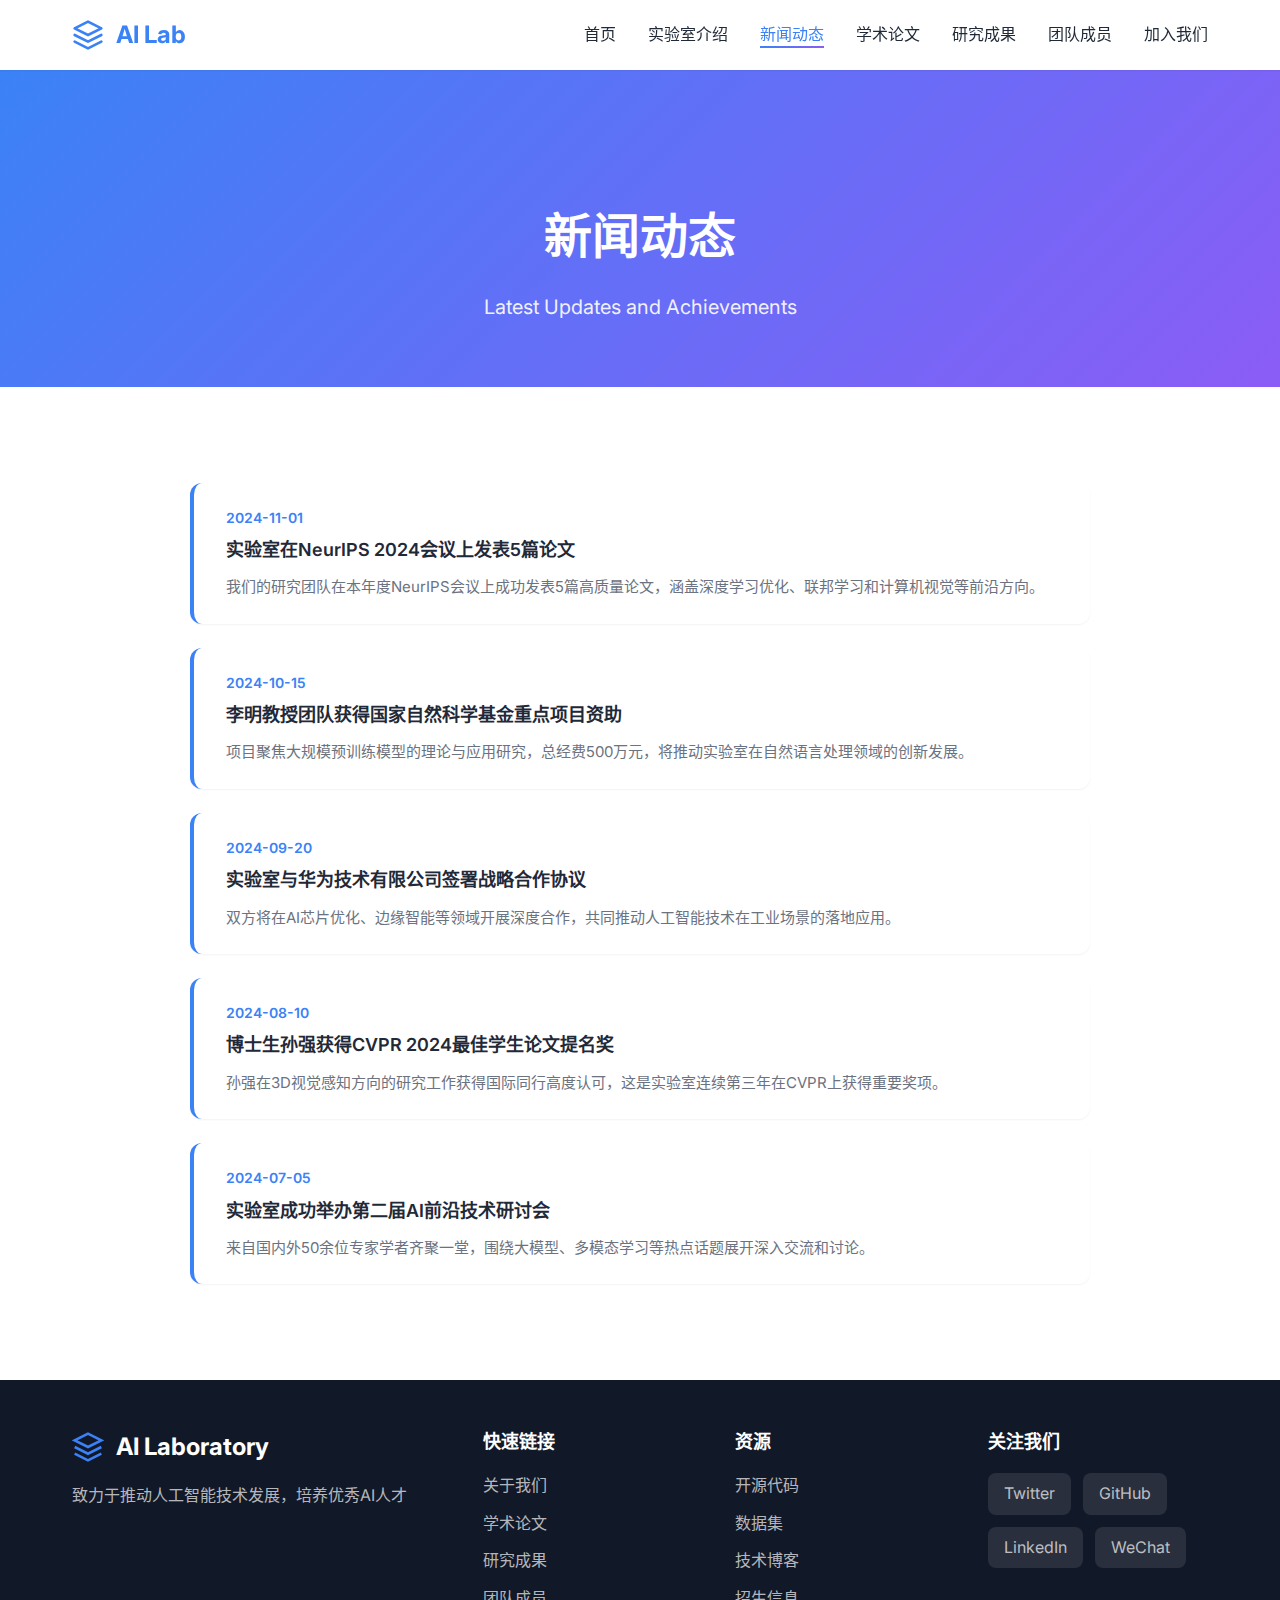
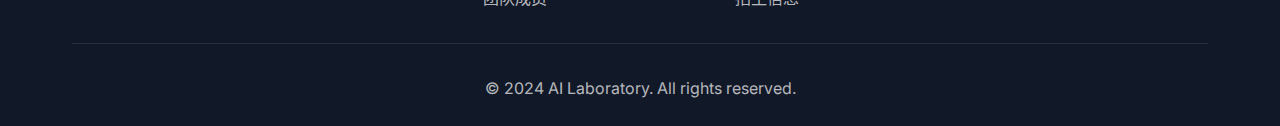
<file: news.html>
<!DOCTYPE html>
<html lang="zh-CN">
<head>
    <meta charset="UTF-8">
    <meta name="viewport" content="width=device-width, initial-scale=1.0">
    <title>新闻动态 - AI Laboratory</title>
    <link rel="stylesheet" href="styles.css">
    <link rel="preconnect" href="https://fonts.googleapis.com">
    <link rel="preconnect" href="https://fonts.gstatic.com" crossorigin>
    <link href="https://fonts.googleapis.com/css2?family=Inter:wght@300;400;500;600;700&display=swap" rel="stylesheet">
</head>
<body>
    <nav class="navbar">
        <div class="container">
            <div class="nav-brand">
                <svg class="logo-icon" viewBox="0 0 24 24" fill="none" xmlns="http://www.w3.org/2000/svg">
                    <path d="M12 2L2 7L12 12L22 7L12 2Z" stroke="currentColor" stroke-width="2" stroke-linecap="round" stroke-linejoin="round"/>
                    <path d="M2 17L12 22L22 17" stroke="currentColor" stroke-width="2" stroke-linecap="round" stroke-linejoin="round"/>
                    <path d="M2 12L12 17L22 12" stroke="currentColor" stroke-width="2" stroke-linecap="round" stroke-linejoin="round"/>
                </svg>
                <span>AI Lab</span>
            </div>
            <ul class="nav-menu">
                <li><a href="index.html" class="nav-link">首页</a></li>
                <li><a href="index.html#about" class="nav-link">实验室介绍</a></li>
                <li><a href="news.html" class="nav-link active">新闻动态</a></li>
                <li><a href="research.html" class="nav-link">学术论文</a></li>
                <li><a href="projects.html" class="nav-link">研究成果</a></li>
                <li><a href="team.html" class="nav-link">团队成员</a></li>
                <li><a href="contact.html" class="nav-link">加入我们</a></li>
            </ul>
            <div class="hamburger">
                <span></span>
                <span></span>
                <span></span>
            </div>
        </div>
    </nav>

    <section class="page-header">
        <div class="container">
            <h1 class="page-title">新闻动态</h1>
            <p class="page-subtitle">Latest Updates and Achievements</p>
        </div>
    </section>

    <section class="section">
        <div class="container">
            <div class="news-list">
                <div class="news-item">
                    <div class="news-date">2024-11-01</div>
                    <h4 class="news-title">实验室在NeurIPS 2024会议上发表5篇论文</h4>
                    <p class="news-content">我们的研究团队在本年度NeurIPS会议上成功发表5篇高质量论文，涵盖深度学习优化、联邦学习和计算机视觉等前沿方向。</p>
                </div>
                <div class="news-item">
                    <div class="news-date">2024-10-15</div>
                    <h4 class="news-title">李明教授团队获得国家自然科学基金重点项目资助</h4>
                    <p class="news-content">项目聚焦大规模预训练模型的理论与应用研究，总经费500万元，将推动实验室在自然语言处理领域的创新发展。</p>
                </div>
                <div class="news-item">
                    <div class="news-date">2024-09-20</div>
                    <h4 class="news-title">实验室与华为技术有限公司签署战略合作协议</h4>
                    <p class="news-content">双方将在AI芯片优化、边缘智能等领域开展深度合作，共同推动人工智能技术在工业场景的落地应用。</p>
                </div>
                <div class="news-item">
                    <div class="news-date">2024-08-10</div>
                    <h4 class="news-title">博士生孙强获得CVPR 2024最佳学生论文提名奖</h4>
                    <p class="news-content">孙强在3D视觉感知方向的研究工作获得国际同行高度认可，这是实验室连续第三年在CVPR上获得重要奖项。</p>
                </div>
                <div class="news-item">
                    <div class="news-date">2024-07-05</div>
                    <h4 class="news-title">实验室成功举办第二届AI前沿技术研讨会</h4>
                    <p class="news-content">来自国内外50余位专家学者齐聚一堂，围绕大模型、多模态学习等热点话题展开深入交流和讨论。</p>
                </div>
            </div>
        </div>
    </section>

    <footer class="footer">
        <div class="container">
            <div class="footer-content">
                <div class="footer-brand">
                    <div class="footer-logo">
                        <svg class="logo-icon" viewBox="0 0 24 24" fill="none" xmlns="http://www.w3.org/2000/svg">
                            <path d="M12 2L2 7L12 12L22 7L12 2Z" stroke="currentColor" stroke-width="2"/>
                            <path d="M2 17L12 22L22 17" stroke="currentColor" stroke-width="2"/>
                            <path d="M2 12L12 17L22 12" stroke="currentColor" stroke-width="2"/>
                        </svg>
                        <span>AI Laboratory</span>
                    </div>
                    <p>致力于推动人工智能技术发展，培养优秀AI人才</p>
                </div>
                <div class="footer-links">
                    <div class="footer-column">
                        <h4>快速链接</h4>
                        <ul>
                            <li><a href="index.html#about">关于我们</a></li>
                            <li><a href="research.html">学术论文</a></li>
                            <li><a href="projects.html">研究成果</a></li>
                            <li><a href="team.html">团队成员</a></li>
                        </ul>
                    </div>
                    <div class="footer-column">
                        <h4>资源</h4>
                        <ul>
                            <li><a href="#">开源代码</a></li>
                            <li><a href="#">数据集</a></li>
                            <li><a href="#">技术博客</a></li>
                            <li><a href="#">招生信息</a></li>
                        </ul>
                    </div>
                    <div class="footer-column">
                        <h4>关注我们</h4>
                        <div class="social-links">
                            <a href="#" class="social-icon">Twitter</a>
                            <a href="#" class="social-icon">GitHub</a>
                            <a href="#" class="social-icon">LinkedIn</a>
                            <a href="#" class="social-icon">WeChat</a>
                        </div>
                    </div>
                </div>
            </div>
            <div class="footer-bottom">
                <p>&copy; 2024 AI Laboratory. All rights reserved.</p>
            </div>
        </div>
    </footer>

    <script src="script.js"></script>
</body>
</html>
</file>
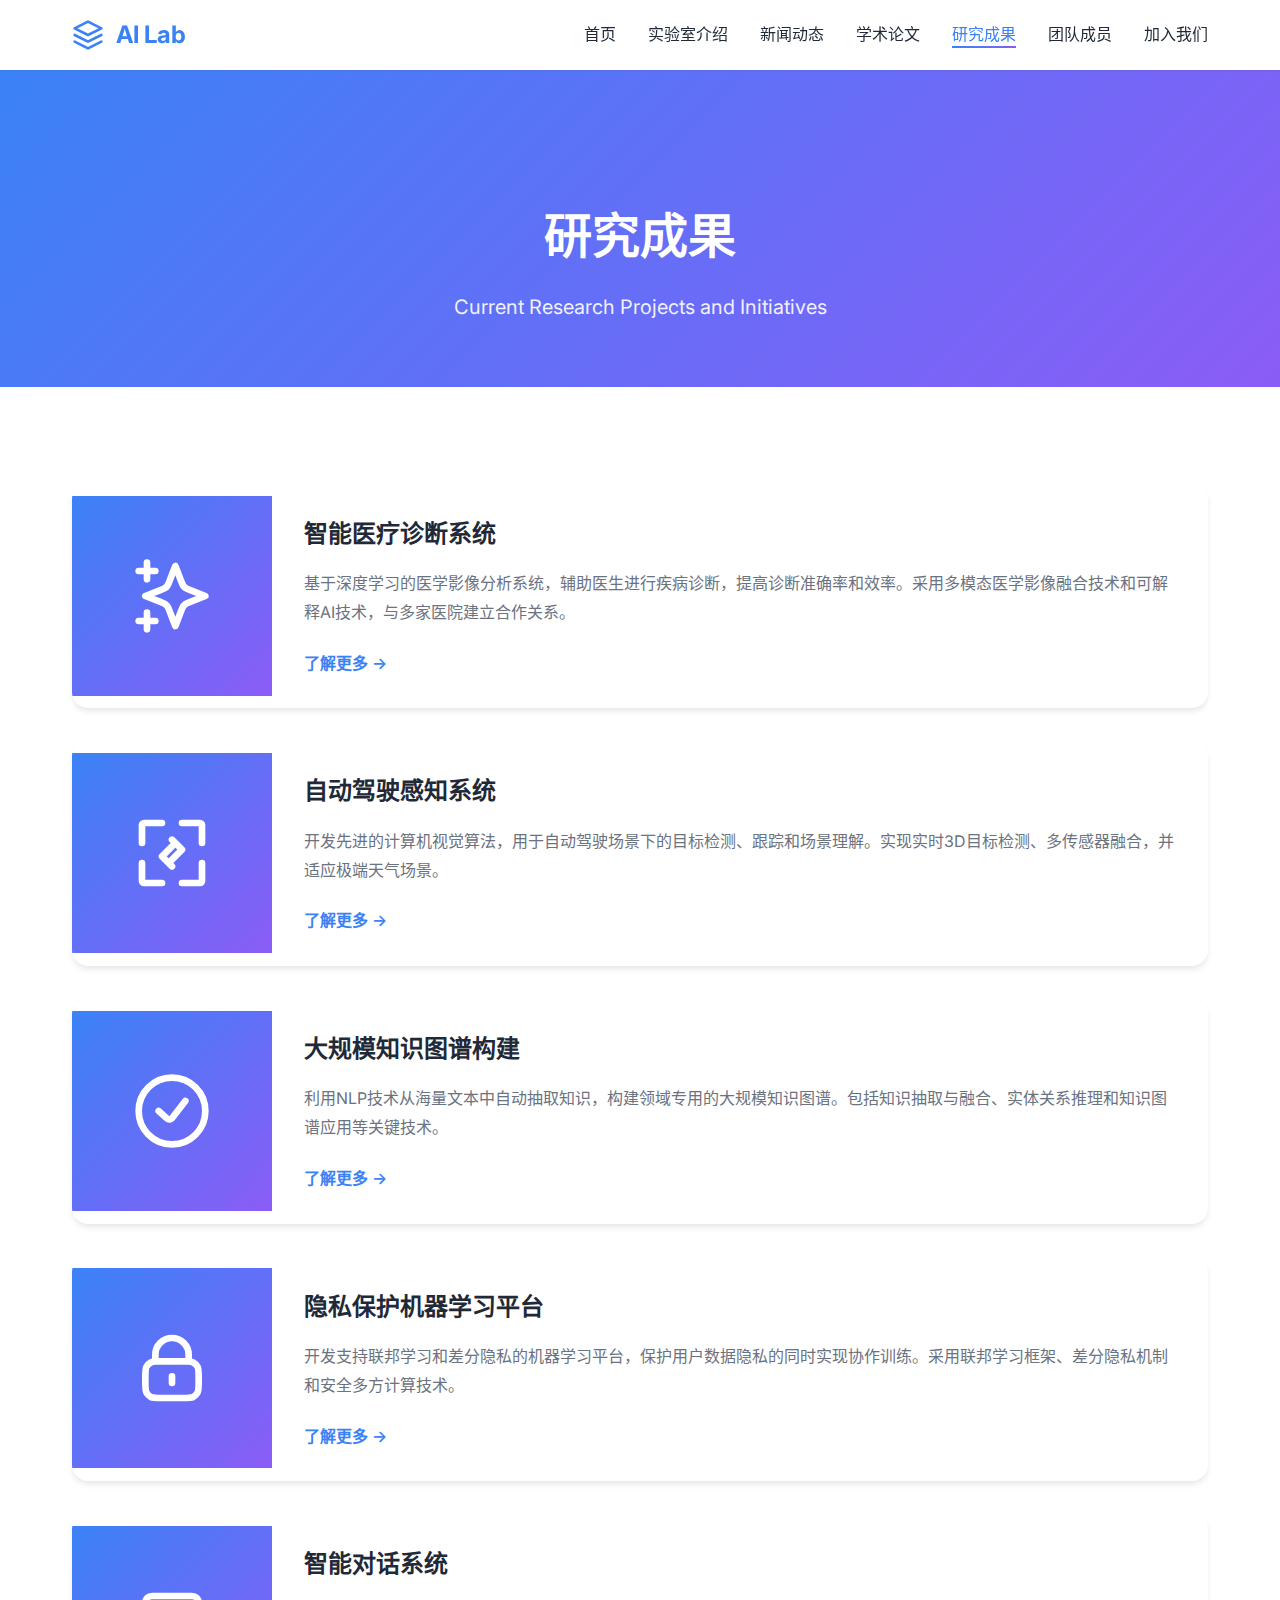
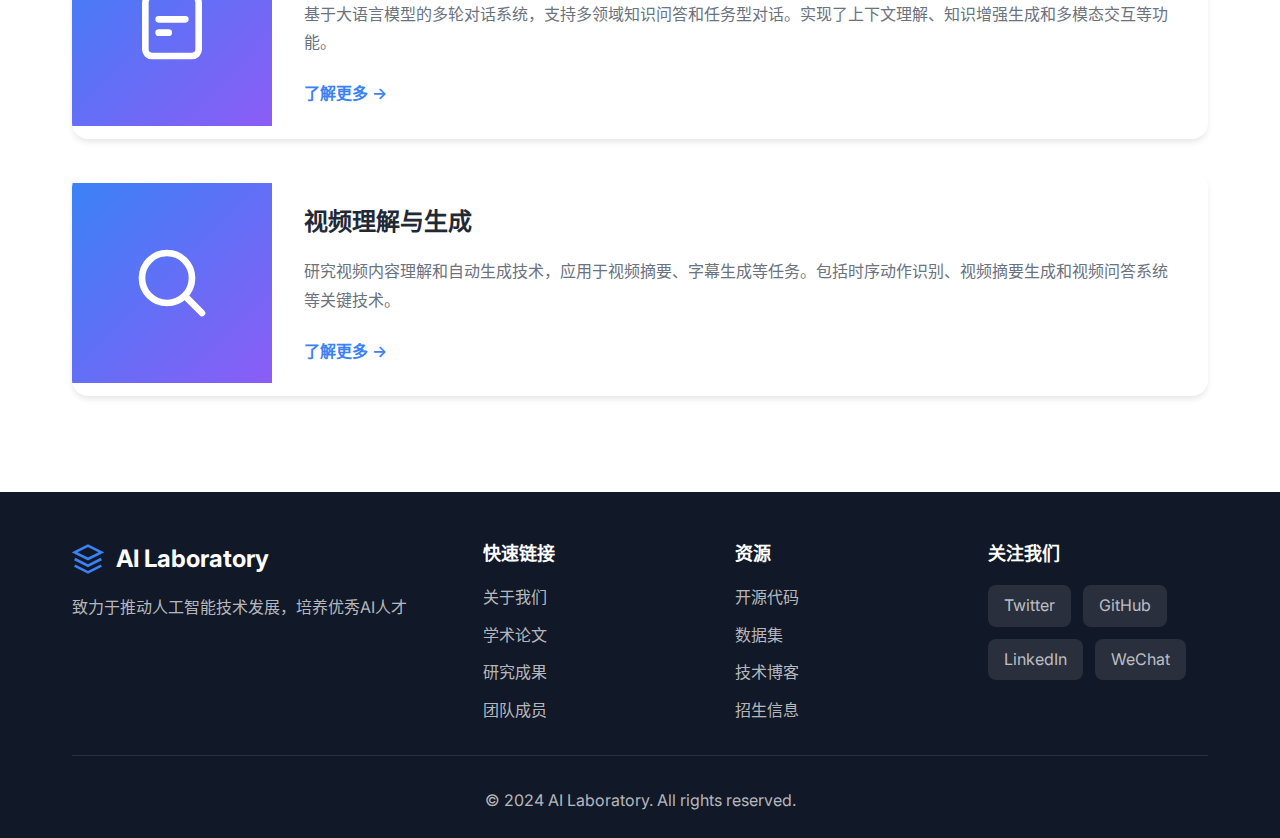
<file: projects.html>
<!DOCTYPE html>
<html lang="zh-CN">
<head>
    <meta charset="UTF-8">
    <meta name="viewport" content="width=device-width, initial-scale=1.0">
    <title>研究成果 - AI Laboratory</title>
    <link rel="stylesheet" href="styles.css">
    <link rel="preconnect" href="https://fonts.googleapis.com">
    <link rel="preconnect" href="https://fonts.gstatic.com" crossorigin>
    <link href="https://fonts.googleapis.com/css2?family=Inter:wght@300;400;500;600;700&display=swap" rel="stylesheet">
</head>
<body>
    <nav class="navbar">
        <div class="container">
            <div class="nav-brand">
                <svg class="logo-icon" viewBox="0 0 24 24" fill="none" xmlns="http://www.w3.org/2000/svg">
                    <path d="M12 2L2 7L12 12L22 7L12 2Z" stroke="currentColor" stroke-width="2" stroke-linecap="round" stroke-linejoin="round"/>
                    <path d="M2 17L12 22L22 17" stroke="currentColor" stroke-width="2" stroke-linecap="round" stroke-linejoin="round"/>
                    <path d="M2 12L12 17L22 12" stroke="currentColor" stroke-width="2" stroke-linecap="round" stroke-linejoin="round"/>
                </svg>
                <span>AI Lab</span>
            </div>
            <ul class="nav-menu">
                <li><a href="index.html" class="nav-link">首页</a></li>
                <li><a href="index.html#about" class="nav-link">实验室介绍</a></li>
                <li><a href="news.html" class="nav-link">新闻动态</a></li>
                <li><a href="research.html" class="nav-link">学术论文</a></li>
                <li><a href="projects.html" class="nav-link active">研究成果</a></li>
                <li><a href="team.html" class="nav-link">团队成员</a></li>
                <li><a href="contact.html" class="nav-link">加入我们</a></li>
            </ul>
            <div class="hamburger">
                <span></span>
                <span></span>
                <span></span>
            </div>
        </div>
    </nav>

    <section class="page-header">
        <div class="container">
            <h1 class="page-title">研究成果</h1>
            <p class="page-subtitle">Current Research Projects and Initiatives</p>
        </div>
    </section>

    <section class="section projects">
        <div class="container">
            <div class="projects-list">
                <div class="project-row">
                    <div class="project-row-image">
                        <div class="project-image-placeholder">
                            <svg viewBox="0 0 24 24" fill="none" xmlns="http://www.w3.org/2000/svg">
                                <path d="M4.5 22V17M4.5 7V2M2 4.5H7M2 19.5H7M13 3L11.2658 7.50886C10.9838 8.24209 10.8428 8.60871 10.6235 8.91709C10.4292 9.1904 10.1904 9.42919 9.91709 9.62353C9.60871 9.8428 9.24209 9.98381 8.50886 10.2658L4 12L8.50886 13.7342C9.24209 14.0162 9.60871 14.1572 9.91709 14.3765C10.1904 14.5708 10.4292 14.8096 10.6235 15.0829C10.8428 15.3913 10.9838 15.7579 11.2658 16.4911L13 21L14.7342 16.4911C15.0162 15.7579 15.1572 15.3913 15.3765 15.0829C15.5708 14.8096 15.8096 14.5708 16.0829 14.3765C16.3913 14.1572 16.7579 14.0162 17.4911 13.7342L22 12L17.4911 10.2658C16.7579 9.98381 16.3913 9.8428 16.0829 9.62353C15.8096 9.42919 15.5708 9.1904 15.3765 8.91709C15.1572 8.60871 15.0162 8.24209 14.7342 7.50886L13 3Z" stroke="currentColor" stroke-width="2" stroke-linecap="round" stroke-linejoin="round"/>
                            </svg>
                        </div>
                    </div>
                    <div class="project-row-content">
                        <h3>智能医疗诊断系统</h3>
                        <p>基于深度学习的医学影像分析系统，辅助医生进行疾病诊断，提高诊断准确率和效率。采用多模态医学影像融合技术和可解释AI技术，与多家医院建立合作关系。</p>
                        <a href="#" class="project-row-link">了解更多 →</a>
                    </div>
                </div>

                <div class="project-row">
                    <div class="project-row-image">
                        <div class="project-image-placeholder">
                            <svg viewBox="0 0 24 24" fill="none" xmlns="http://www.w3.org/2000/svg">
                                <path d="M9 3H3.6C3.26863 3 3 3.26863 3 3.6V9M9 21H3.6C3.26863 21 3 20.7314 3 20.4V15M15 21H20.4C20.7314 21 21 20.7314 21 20.4V15M15 3H20.4C20.7314 3 21 3.26863 21 3.6V9" stroke="currentColor" stroke-width="2" stroke-linecap="round" stroke-linejoin="round"/>
                                <path d="M12 8L15 11L12 14M12 16L9 13L12 10" stroke="currentColor" stroke-width="2" stroke-linecap="round" stroke-linejoin="round"/>
                            </svg>
                        </div>
                    </div>
                    <div class="project-row-content">
                        <h3>自动驾驶感知系统</h3>
                        <p>开发先进的计算机视觉算法，用于自动驾驶场景下的目标检测、跟踪和场景理解。实现实时3D目标检测、多传感器融合，并适应极端天气场景。</p>
                        <a href="#" class="project-row-link">了解更多 →</a>
                    </div>
                </div>

                <div class="project-row">
                    <div class="project-row-image">
                        <div class="project-image-placeholder">
                            <svg viewBox="0 0 24 24" fill="none" xmlns="http://www.w3.org/2000/svg">
                                <path d="M8 12L10.5347 14.2812C10.9662 14.6696 11.6366 14.6101 11.993 14.1519L16 9" stroke="currentColor" stroke-width="2" stroke-linecap="round"/>
                                <path d="M12 22C17.5228 22 22 17.5228 22 12C22 6.47715 17.5228 2 12 2C6.47715 2 2 6.47715 2 12C2 17.5228 6.47715 22 12 22Z" stroke="currentColor" stroke-width="2" stroke-linecap="round" stroke-linejoin="round"/>
                            </svg>
                        </div>
                    </div>
                    <div class="project-row-content">
                        <h3>大规模知识图谱构建</h3>
                        <p>利用NLP技术从海量文本中自动抽取知识，构建领域专用的大规模知识图谱。包括知识抽取与融合、实体关系推理和知识图谱应用等关键技术。</p>
                        <a href="#" class="project-row-link">了解更多 →</a>
                    </div>
                </div>

                <div class="project-row">
                    <div class="project-row-image">
                        <div class="project-image-placeholder">
                            <svg viewBox="0 0 24 24" fill="none" xmlns="http://www.w3.org/2000/svg">
                                <path d="M12 14.5V16.5M7 10.0288C7.47142 10 8.05259 10 8.8 10H15.2C15.9474 10 16.5286 10 17 10.0288M7 10.0288C6.41168 10.0647 5.99429 10.1455 5.63803 10.327C5.07354 10.6146 4.6146 11.0735 4.32698 11.638C4 12.2798 4 13.1198 4 14.8V16.2C4 17.8802 4 18.7202 4.32698 19.362C4.6146 19.9265 5.07354 20.3854 5.63803 20.673C6.27976 21 7.11984 21 8.8 21H15.2C16.8802 21 17.7202 21 18.362 20.673C18.9265 20.3854 19.3854 19.9265 19.673 19.362C20 18.7202 20 17.8802 20 16.2V14.8C20 13.1198 20 12.2798 19.673 11.638C19.3854 11.0735 18.9265 10.6146 18.362 10.327C18.0057 10.1455 17.5883 10.0647 17 10.0288M7 10.0288V8C7 5.23858 9.23858 3 12 3C14.7614 3 17 5.23858 17 8V10.0288" stroke="currentColor" stroke-width="2" stroke-linecap="round" stroke-linejoin="round"/>
                            </svg>
                        </div>
                    </div>
                    <div class="project-row-content">
                        <h3>隐私保护机器学习平台</h3>
                        <p>开发支持联邦学习和差分隐私的机器学习平台，保护用户数据隐私的同时实现协作训练。采用联邦学习框架、差分隐私机制和安全多方计算技术。</p>
                        <a href="#" class="project-row-link">了解更多 →</a>
                    </div>
                </div>

                <div class="project-row">
                    <div class="project-row-image">
                        <div class="project-image-placeholder">
                            <svg viewBox="0 0 24 24" fill="none" xmlns="http://www.w3.org/2000/svg">
                                <path d="M8 10H16M8 14H11M6 21H18C19.1046 21 20 20.1046 20 19V5C20 3.89543 19.1046 3 18 3H6C4.89543 3 4 3.89543 4 5V19C4 20.1046 4.89543 21 6 21Z" stroke="currentColor" stroke-width="2" stroke-linecap="round" stroke-linejoin="round"/>
                            </svg>
                        </div>
                    </div>
                    <div class="project-row-content">
                        <h3>智能对话系统</h3>
                        <p>基于大语言模型的多轮对话系统，支持多领域知识问答和任务型对话。实现了上下文理解、知识增强生成和多模态交互等功能。</p>
                        <a href="#" class="project-row-link">了解更多 →</a>
                    </div>
                </div>

                <div class="project-row">
                    <div class="project-row-image">
                        <div class="project-image-placeholder">
                            <svg viewBox="0 0 24 24" fill="none" xmlns="http://www.w3.org/2000/svg">
                                <path d="M15.7955 15.8111L21 21M18 10.5C18 14.6421 14.6421 18 10.5 18C6.35786 18 3 14.6421 3 10.5C3 6.35786 6.35786 3 10.5 3C14.6421 3 18 6.35786 18 10.5Z" stroke="currentColor" stroke-width="2" stroke-linecap="round" stroke-linejoin="round"/>
                            </svg>
                        </div>
                    </div>
                    <div class="project-row-content">
                        <h3>视频理解与生成</h3>
                        <p>研究视频内容理解和自动生成技术，应用于视频摘要、字幕生成等任务。包括时序动作识别、视频摘要生成和视频问答系统等关键技术。</p>
                        <a href="#" class="project-row-link">了解更多 →</a>
                    </div>
                </div>
            </div>
        </div>
    </section>

    <footer class="footer">
        <div class="container">
            <div class="footer-content">
                <div class="footer-brand">
                    <div class="footer-logo">
                        <svg class="logo-icon" viewBox="0 0 24 24" fill="none" xmlns="http://www.w3.org/2000/svg">
                            <path d="M12 2L2 7L12 12L22 7L12 2Z" stroke="currentColor" stroke-width="2"/>
                            <path d="M2 17L12 22L22 17" stroke="currentColor" stroke-width="2"/>
                            <path d="M2 12L12 17L22 12" stroke="currentColor" stroke-width="2"/>
                        </svg>
                        <span>AI Laboratory</span>
                    </div>
                    <p>致力于推动人工智能技术发展，培养优秀AI人才</p>
                </div>
                <div class="footer-links">
                    <div class="footer-column">
                        <h4>快速链接</h4>
                        <ul>
                            <li><a href="about.html">关于我们</a></li>
                            <li><a href="research.html">学术论文</a></li>
                            <li><a href="projects.html">研究成果</a></li>
                            <li><a href="team.html">团队成员</a></li>
                        </ul>
                    </div>
                    <div class="footer-column">
                        <h4>资源</h4>
                        <ul>
                            <li><a href="#">开源代码</a></li>
                            <li><a href="#">数据集</a></li>
                            <li><a href="#">技术博客</a></li>
                            <li><a href="#">招生信息</a></li>
                        </ul>
                    </div>
                    <div class="footer-column">
                        <h4>关注我们</h4>
                        <div class="social-links">
                            <a href="#" class="social-icon">Twitter</a>
                            <a href="#" class="social-icon">GitHub</a>
                            <a href="#" class="social-icon">LinkedIn</a>
                            <a href="#" class="social-icon">WeChat</a>
                        </div>
                    </div>
                </div>
            </div>
            <div class="footer-bottom">
                <p>&copy; 2024 AI Laboratory. All rights reserved.</p>
            </div>
        </div>
    </footer>

    <script src="script.js"></script>
</body>
</html>
</file>
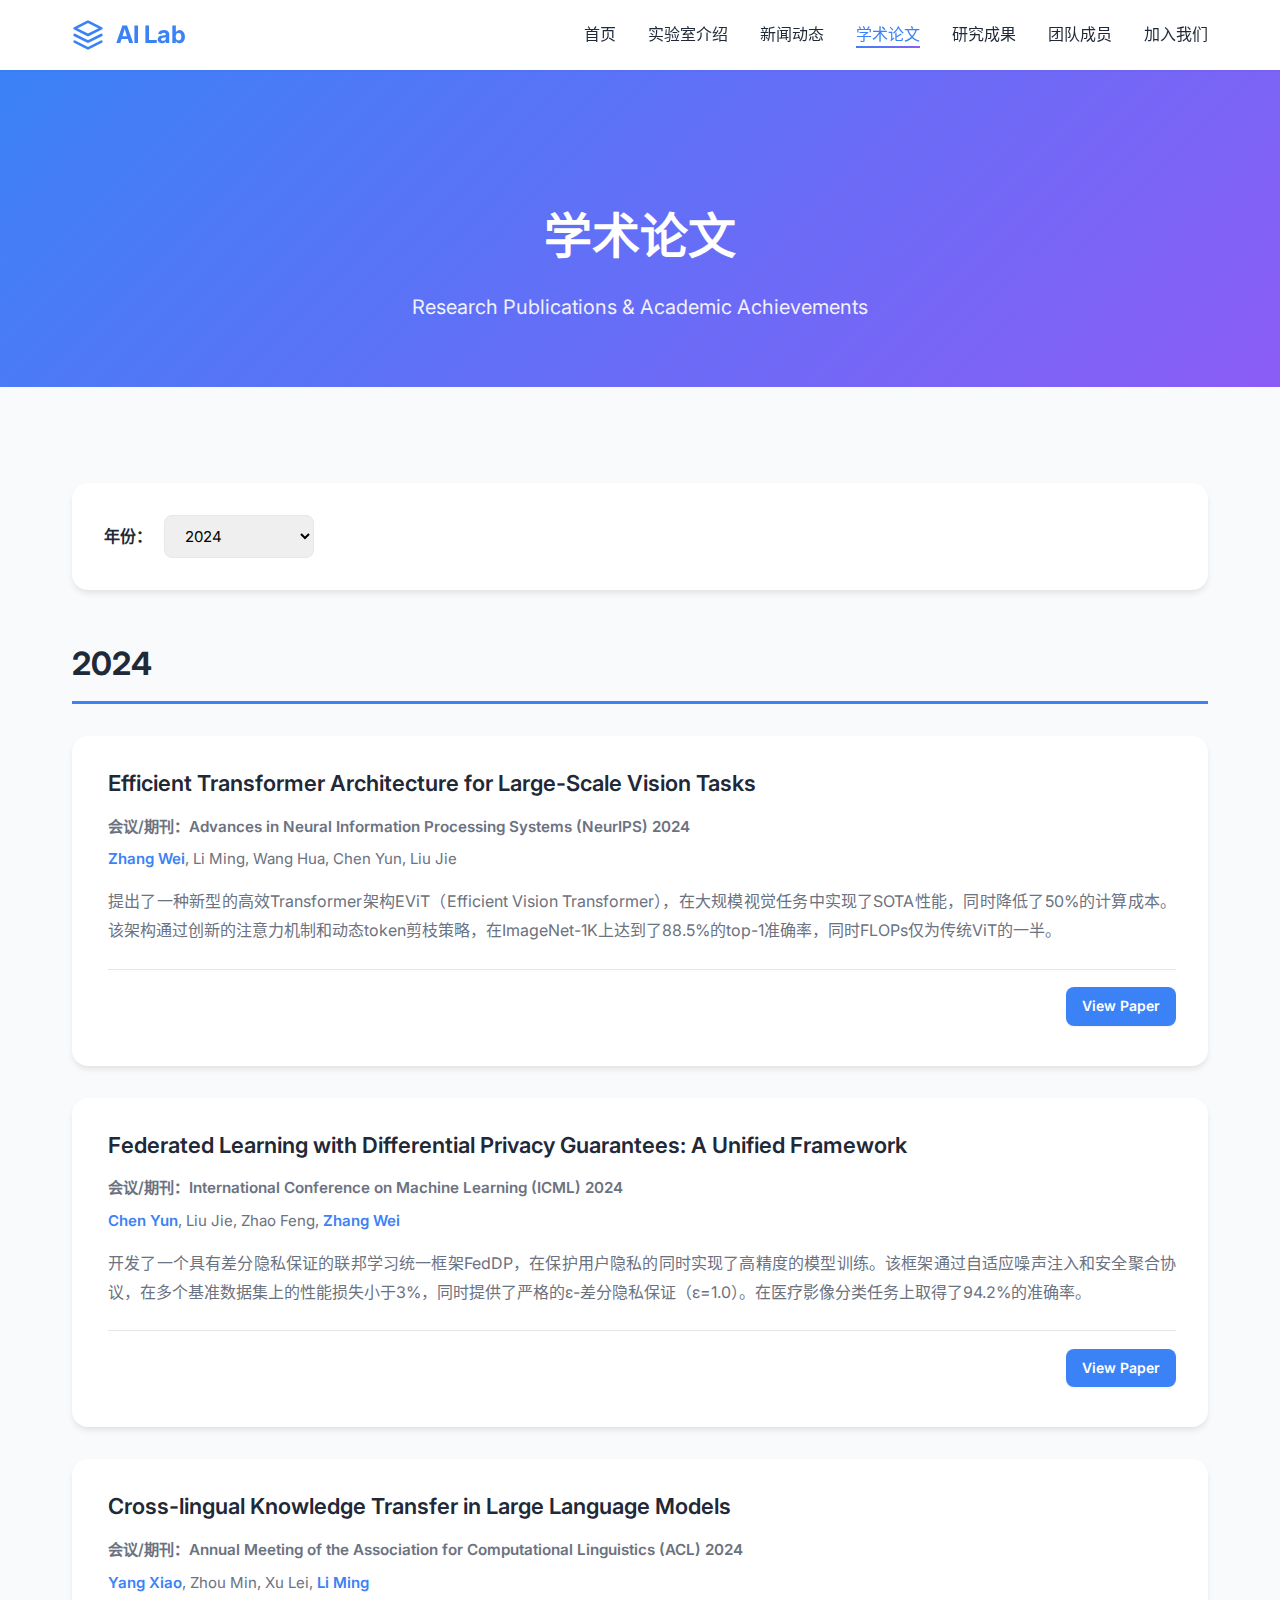
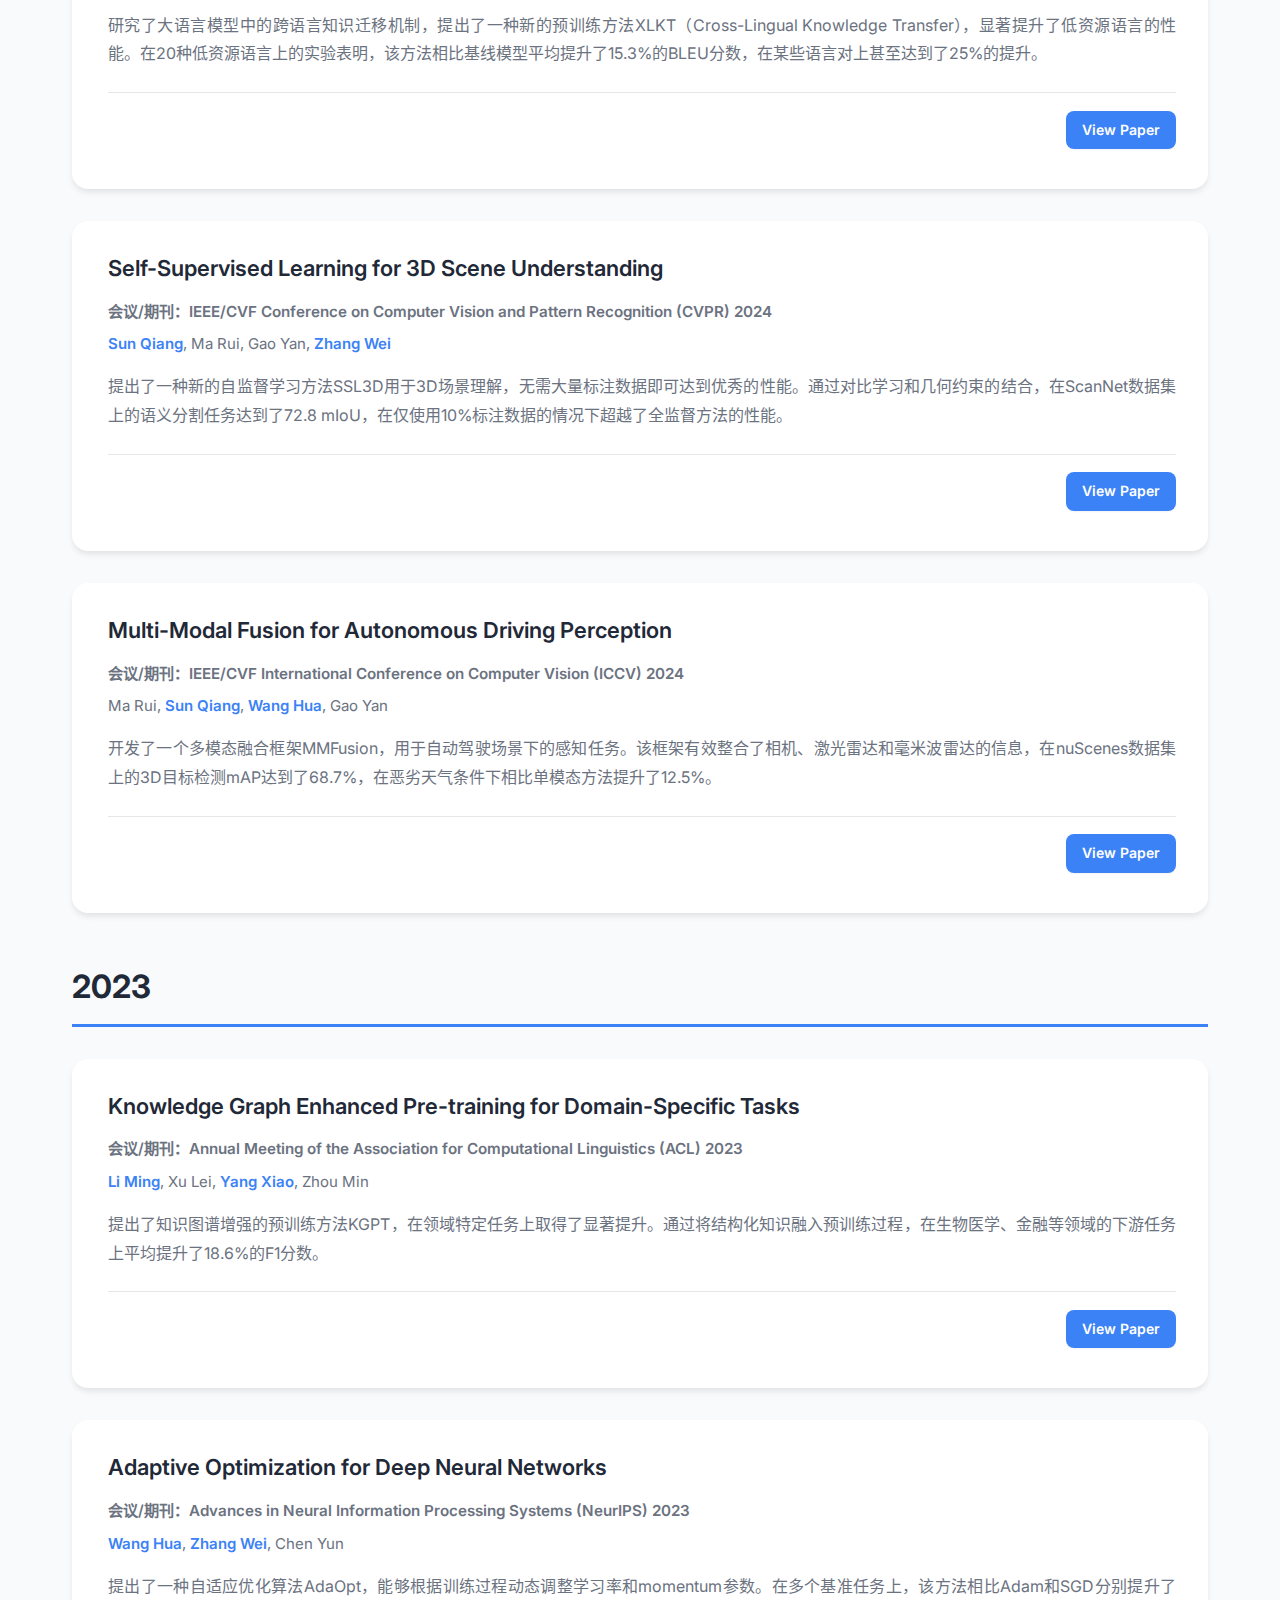
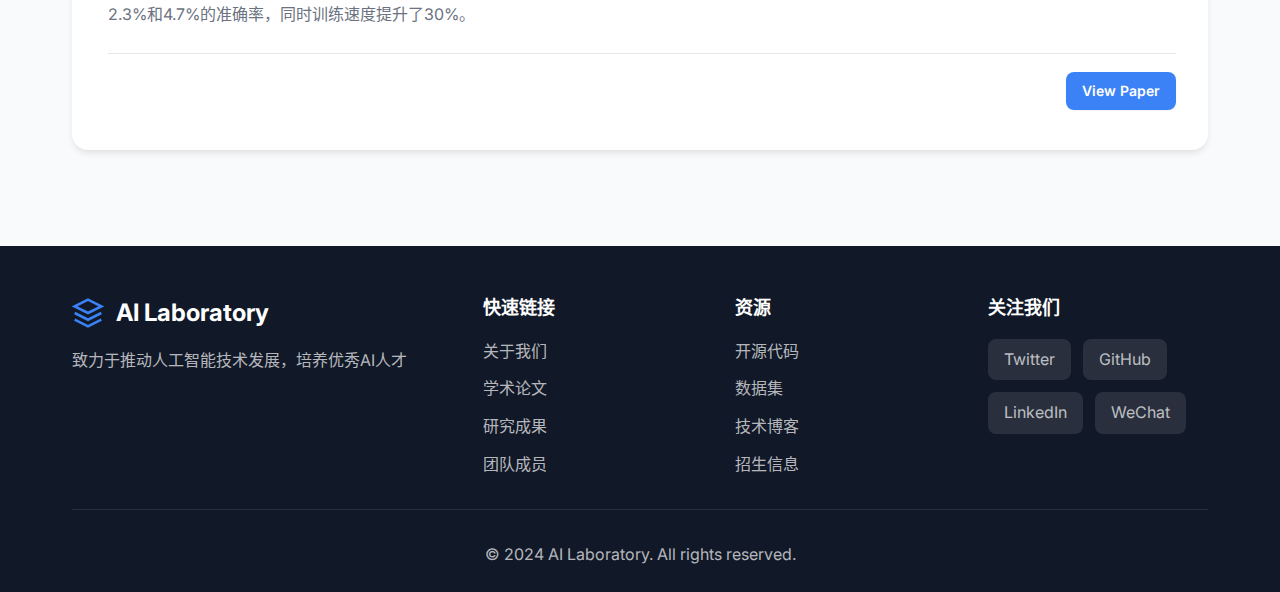
<file: research.html>
<!DOCTYPE html>
<html lang="zh-CN">
<head>
    <meta charset="UTF-8">
    <meta name="viewport" content="width=device-width, initial-scale=1.0">
    <title>学术成果 - AI Laboratory</title>
    <link rel="stylesheet" href="styles.css">
    <link rel="preconnect" href="https://fonts.googleapis.com">
    <link rel="preconnect" href="https://fonts.gstatic.com" crossorigin>
    <link href="https://fonts.googleapis.com/css2?family=Inter:wght@300;400;500;600;700&display=swap" rel="stylesheet">
</head>
<body>
    <!-- Navigation -->
    <nav class="navbar">
        <div class="container">
            <div class="nav-brand">
                <svg class="logo-icon" viewBox="0 0 24 24" fill="none" xmlns="http://www.w3.org/2000/svg">
                    <path d="M12 2L2 7L12 12L22 7L12 2Z" stroke="currentColor" stroke-width="2" stroke-linecap="round" stroke-linejoin="round"/>
                    <path d="M2 17L12 22L22 17" stroke="currentColor" stroke-width="2" stroke-linecap="round" stroke-linejoin="round"/>
                    <path d="M2 12L12 17L22 12" stroke="currentColor" stroke-width="2" stroke-linecap="round" stroke-linejoin="round"/>
                </svg>
                <span>AI Lab</span>
            </div>
            <ul class="nav-menu">
                <li><a href="index.html" class="nav-link">首页</a></li>
                <li><a href="index.html#about" class="nav-link">实验室介绍</a></li>
                <li><a href="news.html" class="nav-link">新闻动态</a></li>
                <li><a href="research.html" class="nav-link active">学术论文</a></li>
                <li><a href="projects.html" class="nav-link">研究成果</a></li>
                <li><a href="team.html" class="nav-link">团队成员</a></li>
                <li><a href="contact.html" class="nav-link">加入我们</a></li>
            </ul>
            <div class="hamburger">
                <span></span>
                <span></span>
                <span></span>
            </div>
        </div>
    </nav>

    <!-- Page Header -->
    <section class="page-header">
        <div class="container">
            <h1 class="page-title">学术论文</h1>
            <p class="page-subtitle">Research Publications & Academic Achievements</p>
        </div>
    </section>

    <!-- Research Section -->
    <section class="section research-list-section">
        <div class="container">
            <!-- Filter Options -->
            <div class="research-filters">
                <div class="filter-group">
                    <label>年份：</label>
                    <select id="year-filter" class="filter-select">
                        <option value="all">全部</option>
                        <option value="2024" selected>2024</option>
                        <option value="2023">2023</option>
                        <option value="2022">2022</option>
                        <option value="2021">2021</option>
                    </select>
                </div>
            </div>

            <!-- Papers List -->
            <div class="papers-list">
                <!-- 2024 Papers -->
                <div class="year-section">
                    <h2 class="year-heading">2024</h2>
                    
                    <div class="paper-item" data-year="2024" data-topic="cv" data-venue="neurips">
                        <div class="paper-header">
                            <h3 class="paper-title">Efficient Transformer Architecture for Large-Scale Vision Tasks</h3>
                        </div>
                        <p class="paper-venue">会议/期刊：Advances in Neural Information Processing Systems (NeurIPS) 2024</p>
                        <p class="paper-authors">
                            <strong>Zhang Wei</strong>, Li Ming, Wang Hua, Chen Yun, Liu Jie
                        </p>
                        <p class="paper-abstract">
                            提出了一种新型的高效Transformer架构EViT（Efficient Vision Transformer），在大规模视觉任务中实现了SOTA性能，同时降低了50%的计算成本。该架构通过创新的注意力机制和动态token剪枝策略，在ImageNet-1K上达到了88.5%的top-1准确率，同时FLOPs仅为传统ViT的一半。
                        </p>
                        <div class="paper-footer">
                            <a href="https://proceedings.neurips.cc/paper/2024/evit" class="paper-url-btn" target="_blank">View Paper</a>
                        </div>
                    </div>

                    <div class="paper-item" data-year="2024" data-topic="fl" data-venue="icml">
                        <div class="paper-header">
                            <h3 class="paper-title">Federated Learning with Differential Privacy Guarantees: A Unified Framework</h3>
                        </div>
                        <p class="paper-venue">会议/期刊：International Conference on Machine Learning (ICML) 2024</p>
                        <p class="paper-authors">
                            <strong>Chen Yun</strong>, Liu Jie, Zhao Feng, <strong>Zhang Wei</strong>
                        </p>
                        <p class="paper-abstract">
                            开发了一个具有差分隐私保证的联邦学习统一框架FedDP，在保护用户隐私的同时实现了高精度的模型训练。该框架通过自适应噪声注入和安全聚合协议，在多个基准数据集上的性能损失小于3%，同时提供了严格的ε-差分隐私保证（ε=1.0）。在医疗影像分类任务上取得了94.2%的准确率。
                        </p>
                        <div class="paper-footer">
                            <a href="https://proceedings.mlr.press/v235/feddp.html" class="paper-url-btn" target="_blank">View Paper</a>
                        </div>
                    </div>

                    <div class="paper-item" data-year="2024" data-topic="nlp" data-venue="acl">
                        <div class="paper-header">
                            <h3 class="paper-title">Cross-lingual Knowledge Transfer in Large Language Models</h3>
                        </div>
                        <p class="paper-venue">会议/期刊：Annual Meeting of the Association for Computational Linguistics (ACL) 2024</p>
                        <p class="paper-authors">
                            <strong>Yang Xiao</strong>, Zhou Min, Xu Lei, <strong>Li Ming</strong>
                        </p>
                        <p class="paper-abstract">
                            研究了大语言模型中的跨语言知识迁移机制，提出了一种新的预训练方法XLKT（Cross-Lingual Knowledge Transfer），显著提升了低资源语言的性能。在20种低资源语言上的实验表明，该方法相比基线模型平均提升了15.3%的BLEU分数，在某些语言对上甚至达到了25%的提升。
                        </p>
                        <div class="paper-footer">
                            <a href="https://aclanthology.org/2024.acl-long.234" class="paper-url-btn" target="_blank">View Paper</a>
                        </div>
                    </div>

                    <div class="paper-item" data-year="2024" data-topic="cv" data-venue="cvpr">
                        <div class="paper-header">
                            <h3 class="paper-title">Self-Supervised Learning for 3D Scene Understanding</h3>
                        </div>
                        <p class="paper-venue">会议/期刊：IEEE/CVF Conference on Computer Vision and Pattern Recognition (CVPR) 2024</p>
                        <p class="paper-authors">
                            <strong>Sun Qiang</strong>, Ma Rui, Gao Yan, <strong>Zhang Wei</strong>
                        </p>
                        <p class="paper-abstract">
                            提出了一种新的自监督学习方法SSL3D用于3D场景理解，无需大量标注数据即可达到优秀的性能。通过对比学习和几何约束的结合，在ScanNet数据集上的语义分割任务达到了72.8 mIoU，在仅使用10%标注数据的情况下超越了全监督方法的性能。
                        </p>
                        <div class="paper-footer">
                            <a href="https://openaccess.thecvf.com/content/CVPR2024/html/ssl3d.html" class="paper-url-btn" target="_blank">View Paper</a>
                        </div>
                    </div>

                    <div class="paper-item" data-year="2024" data-topic="cv" data-venue="iccv">
                        <div class="paper-header">
                            <h3 class="paper-title">Multi-Modal Fusion for Autonomous Driving Perception</h3>
                        </div>
                        <p class="paper-venue">会议/期刊：IEEE/CVF International Conference on Computer Vision (ICCV) 2024</p>
                        <p class="paper-authors">
                            Ma Rui, <strong>Sun Qiang</strong>, <strong>Wang Hua</strong>, Gao Yan
                        </p>
                        <p class="paper-abstract">
                            开发了一个多模态融合框架MMFusion，用于自动驾驶场景下的感知任务。该框架有效整合了相机、激光雷达和毫米波雷达的信息，在nuScenes数据集上的3D目标检测mAP达到了68.7%，在恶劣天气条件下相比单模态方法提升了12.5%。
                        </p>
                        <div class="paper-footer">
                            <a href="https://openaccess.thecvf.com/content/ICCV2024/html/mmfusion.html" class="paper-url-btn" target="_blank">View Paper</a>
                        </div>
                    </div>
                </div>

                <!-- 2023 Papers -->
                <div class="year-section">
                    <h2 class="year-heading">2023</h2>
                    
                    <div class="paper-item" data-year="2023" data-topic="nlp" data-venue="acl">
                        <div class="paper-header">
                            <h3 class="paper-title">Knowledge Graph Enhanced Pre-training for Domain-Specific Tasks</h3>
                        </div>
                        <p class="paper-venue">会议/期刊：Annual Meeting of the Association for Computational Linguistics (ACL) 2023</p>
                        <p class="paper-authors">
                            <strong>Li Ming</strong>, Xu Lei, <strong>Yang Xiao</strong>, Zhou Min
                        </p>
                        <p class="paper-abstract">
                            提出了知识图谱增强的预训练方法KGPT，在领域特定任务上取得了显著提升。通过将结构化知识融入预训练过程，在生物医学、金融等领域的下游任务上平均提升了18.6%的F1分数。
                        </p>
                        <div class="paper-footer">
                            <a href="https://aclanthology.org/2023.acl-long.567" class="paper-url-btn" target="_blank">View Paper</a>
                        </div>
                    </div>

                    <div class="paper-item" data-year="2023" data-topic="ml" data-venue="neurips">
                        <div class="paper-header">
                            <h3 class="paper-title">Adaptive Optimization for Deep Neural Networks</h3>
                        </div>
                        <p class="paper-venue">会议/期刊：Advances in Neural Information Processing Systems (NeurIPS) 2023</p>
                        <p class="paper-authors">
                            <strong>Wang Hua</strong>, <strong>Zhang Wei</strong>, Chen Yun
                        </p>
                        <p class="paper-abstract">
                            提出了一种自适应优化算法AdaOpt，能够根据训练过程动态调整学习率和momentum参数。在多个基准任务上，该方法相比Adam和SGD分别提升了2.3%和4.7%的准确率，同时训练速度提升了30%。
                        </p>
                        <div class="paper-footer">
                            <a href="https://proceedings.neurips.cc/paper/2023/adaopt" class="paper-url-btn" target="_blank">View Paper</a>
                        </div>
                    </div>
                </div>
            </div>
        </div>
    </section>

    <!-- Footer -->
    <footer class="footer">
        <div class="container">
            <div class="footer-content">
                <div class="footer-brand">
                    <div class="footer-logo">
                        <svg class="logo-icon" viewBox="0 0 24 24" fill="none" xmlns="http://www.w3.org/2000/svg">
                            <path d="M12 2L2 7L12 12L22 7L12 2Z" stroke="currentColor" stroke-width="2"/>
                            <path d="M2 17L12 22L22 17" stroke="currentColor" stroke-width="2"/>
                            <path d="M2 12L12 17L22 12" stroke="currentColor" stroke-width="2"/>
                        </svg>
                        <span>AI Laboratory</span>
                    </div>
                    <p>致力于推动人工智能技术发展，培养优秀AI人才</p>
                </div>
                <div class="footer-links">
                    <div class="footer-column">
                        <h4>快速链接</h4>
                        <ul>
                            <li><a href="about.html">关于我们</a></li>
                            <li><a href="research.html">学术论文</a></li>
                            <li><a href="projects.html">研究成果</a></li>
                            <li><a href="team.html">团队成员</a></li>
                        </ul>
                    </div>
                    <div class="footer-column">
                        <h4>资源</h4>
                        <ul>
                            <li><a href="#">开源代码</a></li>
                            <li><a href="#">数据集</a></li>
                            <li><a href="#">技术博客</a></li>
                            <li><a href="#">招生信息</a></li>
                        </ul>
                    </div>
                    <div class="footer-column">
                        <h4>关注我们</h4>
                        <div class="social-links">
                            <a href="#" class="social-icon">Twitter</a>
                            <a href="#" class="social-icon">GitHub</a>
                            <a href="#" class="social-icon">LinkedIn</a>
                            <a href="#" class="social-icon">WeChat</a>
                        </div>
                    </div>
                </div>
            </div>
            <div class="footer-bottom">
                <p>&copy; 2024 AI Laboratory. All rights reserved.</p>
            </div>
        </div>
    </footer>

    <script src="script.js"></script>
</body>
</html>
</file>
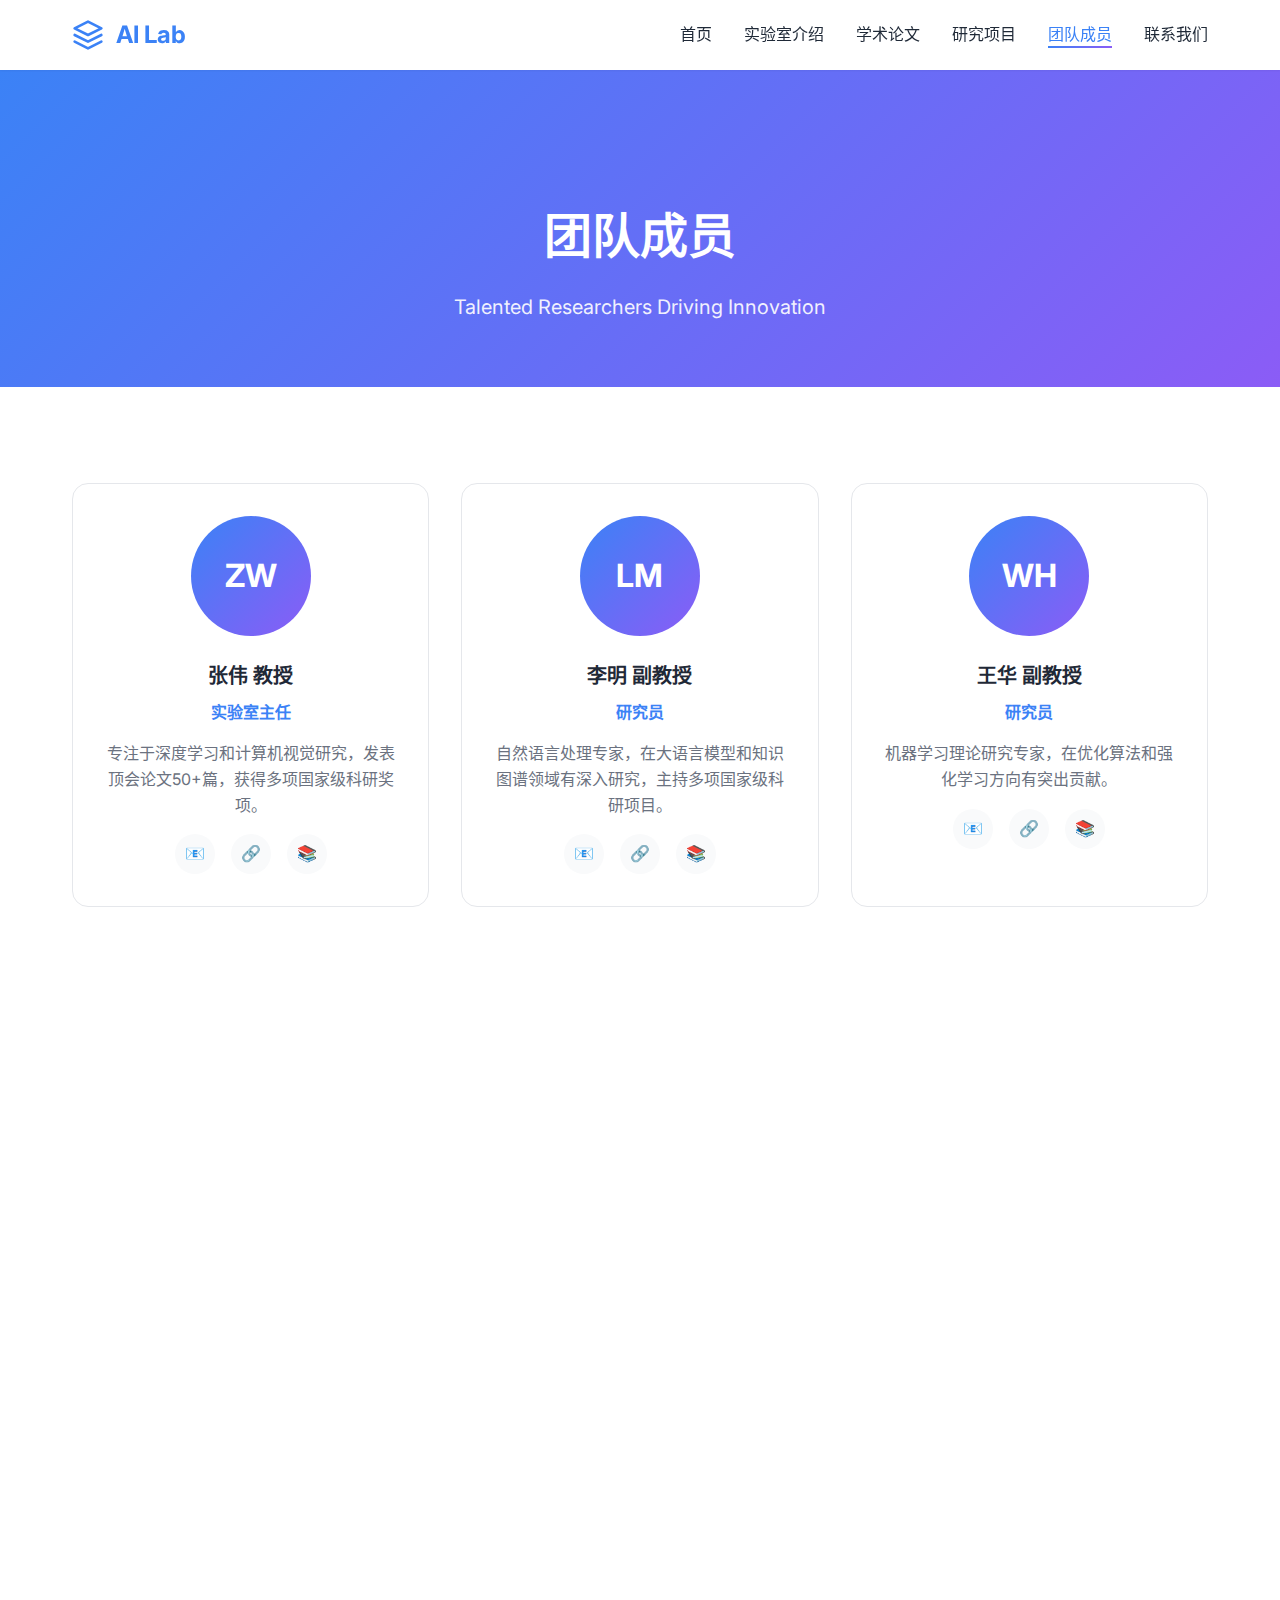
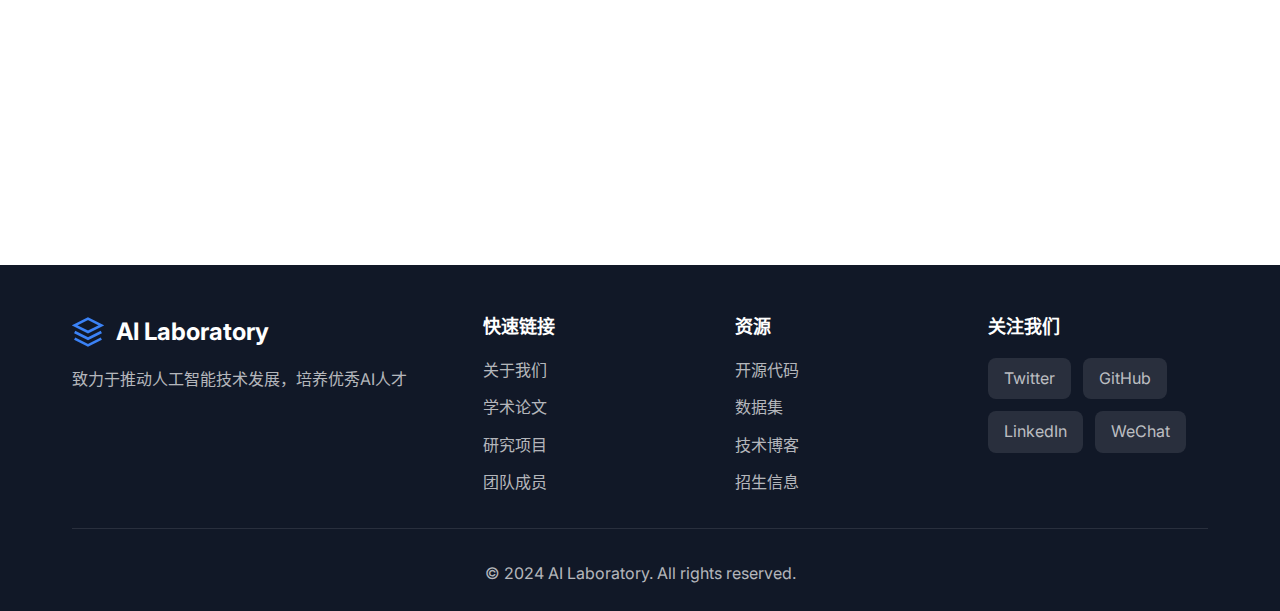
<file: team.html>
<!DOCTYPE html>
<html lang="zh-CN">
<head>
    <meta charset="UTF-8">
    <meta name="viewport" content="width=device-width, initial-scale=1.0">
    <title>团队成员 - AI Laboratory</title>
    <link rel="stylesheet" href="styles.css">
    <link rel="preconnect" href="https://fonts.googleapis.com">
    <link rel="preconnect" href="https://fonts.gstatic.com" crossorigin>
    <link href="https://fonts.googleapis.com/css2?family=Inter:wght@300;400;500;600;700&display=swap" rel="stylesheet">
</head>
<body>
    <nav class="navbar">
        <div class="container">
            <div class="nav-brand">
                <svg class="logo-icon" viewBox="0 0 24 24" fill="none" xmlns="http://www.w3.org/2000/svg">
                    <path d="M12 2L2 7L12 12L22 7L12 2Z" stroke="currentColor" stroke-width="2" stroke-linecap="round" stroke-linejoin="round"/>
                    <path d="M2 17L12 22L22 17" stroke="currentColor" stroke-width="2" stroke-linecap="round" stroke-linejoin="round"/>
                    <path d="M2 12L12 17L22 12" stroke="currentColor" stroke-width="2" stroke-linecap="round" stroke-linejoin="round"/>
                </svg>
                <span>AI Lab</span>
            </div>
            <ul class="nav-menu">
                <li><a href="index.html" class="nav-link">首页</a></li>
                <li><a href="about.html" class="nav-link">实验室介绍</a></li>
                <li><a href="research.html" class="nav-link">学术论文</a></li>
                <li><a href="projects.html" class="nav-link">研究项目</a></li>
                <li><a href="team.html" class="nav-link active">团队成员</a></li>
                <li><a href="contact.html" class="nav-link">联系我们</a></li>
            </ul>
            <div class="hamburger">
                <span></span>
                <span></span>
                <span></span>
            </div>
        </div>
    </nav>

    <section class="page-header">
        <div class="container">
            <h1 class="page-title">团队成员</h1>
            <p class="page-subtitle">Talented Researchers Driving Innovation</p>
        </div>
    </section>

    <section class="section team">
        <div class="container">
            <div class="team-grid">
                <div class="team-card">
                    <div class="team-avatar">
                        <div class="avatar-placeholder">ZW</div>
                    </div>
                    <h3 class="team-name">张伟 教授</h3>
                    <p class="team-role">实验室主任</p>
                    <p class="team-bio">
                        专注于深度学习和计算机视觉研究，发表顶会论文50+篇，获得多项国家级科研奖项。
                    </p>
                    <div class="team-social">
                        <a href="#" class="social-link">📧</a>
                        <a href="#" class="social-link">🔗</a>
                        <a href="#" class="social-link">📚</a>
                    </div>
                </div>
                <div class="team-card">
                    <div class="team-avatar">
                        <div class="avatar-placeholder">LM</div>
                    </div>
                    <h3 class="team-name">李明 副教授</h3>
                    <p class="team-role">研究员</p>
                    <p class="team-bio">
                        自然语言处理专家，在大语言模型和知识图谱领域有深入研究，主持多项国家级科研项目。
                    </p>
                    <div class="team-social">
                        <a href="#" class="social-link">📧</a>
                        <a href="#" class="social-link">🔗</a>
                        <a href="#" class="social-link">📚</a>
                    </div>
                </div>
                <div class="team-card">
                    <div class="team-avatar">
                        <div class="avatar-placeholder">WH</div>
                    </div>
                    <h3 class="team-name">王华 副教授</h3>
                    <p class="team-role">研究员</p>
                    <p class="team-bio">
                        机器学习理论研究专家，在优化算法和强化学习方向有突出贡献。
                    </p>
                    <div class="team-social">
                        <a href="#" class="social-link">📧</a>
                        <a href="#" class="social-link">🔗</a>
                        <a href="#" class="social-link">📚</a>
                    </div>
                </div>
                <div class="team-card">
                    <div class="team-avatar">
                        <div class="avatar-placeholder">CY</div>
                    </div>
                    <h3 class="team-name">陈云 助理教授</h3>
                    <p class="team-role">研究员</p>
                    <p class="team-bio">
                        联邦学习和隐私计算方向的青年才俊，致力于构建安全可信的AI系统。
                    </p>
                    <div class="team-social">
                        <a href="#" class="social-link">📧</a>
                        <a href="#" class="social-link">🔗</a>
                        <a href="#" class="social-link">📚</a>
                    </div>
                </div>
                <div class="team-card">
                    <div class="team-avatar">
                        <div class="avatar-placeholder">YX</div>
                    </div>
                    <h3 class="team-name">杨晓 博士后</h3>
                    <p class="team-role">博士后研究员</p>
                    <p class="team-bio">
                        专注于多模态学习和跨语言理解，在多个国际顶级会议发表论文。
                    </p>
                    <div class="team-social">
                        <a href="#" class="social-link">📧</a>
                        <a href="#" class="social-link">🔗</a>
                        <a href="#" class="social-link">📚</a>
                    </div>
                </div>
                <div class="team-card">
                    <div class="team-avatar">
                        <div class="avatar-placeholder">SQ</div>
                    </div>
                    <h3 class="team-name">孙强 博士生</h3>
                    <p class="team-role">博士研究生</p>
                    <p class="team-bio">
                        研究方向为3D视觉和自监督学习，已在CVPR、ICCV等顶会发表多篇论文。
                    </p>
                    <div class="team-social">
                        <a href="#" class="social-link">📧</a>
                        <a href="#" class="social-link">🔗</a>
                        <a href="#" class="social-link">📚</a>
                    </div>
                </div>
                <div class="team-card">
                    <div class="team-avatar">
                        <div class="avatar-placeholder">ZM</div>
                    </div>
                    <h3 class="team-name">周敏 博士生</h3>
                    <p class="team-role">博士研究生</p>
                    <p class="team-bio">
                        研究兴趣为自然语言处理和知识图谱，在ACL、EMNLP等会议发表论文。
                    </p>
                    <div class="team-social">
                        <a href="#" class="social-link">📧</a>
                        <a href="#" class="social-link">🔗</a>
                        <a href="#" class="social-link">📚</a>
                    </div>
                </div>
                <div class="team-card">
                    <div class="team-avatar">
                        <div class="avatar-placeholder">LJ</div>
                    </div>
                    <h3 class="team-name">刘杰 博士生</h3>
                    <p class="team-role">博士研究生</p>
                    <p class="team-bio">
                        专注于联邦学习和分布式机器学习，多篇论文被顶级会议接收。
                    </p>
                    <div class="team-social">
                        <a href="#" class="social-link">📧</a>
                        <a href="#" class="social-link">🔗</a>
                        <a href="#" class="social-link">📚</a>
                    </div>
                </div>
                <div class="team-card">
                    <div class="team-avatar">
                        <div class="avatar-placeholder">MR</div>
                    </div>
                    <h3 class="team-name">马睿 博士生</h3>
                    <p class="team-role">博士研究生</p>
                    <p class="team-bio">
                        研究方向为自动驾驶感知和多传感器融合，在ICCV等顶会发表论文。
                    </p>
                    <div class="team-social">
                        <a href="#" class="social-link">📧</a>
                        <a href="#" class="social-link">🔗</a>
                        <a href="#" class="social-link">📚</a>
                    </div>
                </div>
            </div>
        </div>
    </section>

    <footer class="footer">
        <div class="container">
            <div class="footer-content">
                <div class="footer-brand">
                    <div class="footer-logo">
                        <svg class="logo-icon" viewBox="0 0 24 24" fill="none" xmlns="http://www.w3.org/2000/svg">
                            <path d="M12 2L2 7L12 12L22 7L12 2Z" stroke="currentColor" stroke-width="2"/>
                            <path d="M2 17L12 22L22 17" stroke="currentColor" stroke-width="2"/>
                            <path d="M2 12L12 17L22 12" stroke="currentColor" stroke-width="2"/>
                        </svg>
                        <span>AI Laboratory</span>
                    </div>
                    <p>致力于推动人工智能技术发展，培养优秀AI人才</p>
                </div>
                <div class="footer-links">
                    <div class="footer-column">
                        <h4>快速链接</h4>
                        <ul>
                            <li><a href="about.html">关于我们</a></li>
                            <li><a href="research.html">学术论文</a></li>
                            <li><a href="projects.html">研究项目</a></li>
                            <li><a href="team.html">团队成员</a></li>
                        </ul>
                    </div>
                    <div class="footer-column">
                        <h4>资源</h4>
                        <ul>
                            <li><a href="#">开源代码</a></li>
                            <li><a href="#">数据集</a></li>
                            <li><a href="#">技术博客</a></li>
                            <li><a href="#">招生信息</a></li>
                        </ul>
                    </div>
                    <div class="footer-column">
                        <h4>关注我们</h4>
                        <div class="social-links">
                            <a href="#" class="social-icon">Twitter</a>
                            <a href="#" class="social-icon">GitHub</a>
                            <a href="#" class="social-icon">LinkedIn</a>
                            <a href="#" class="social-icon">WeChat</a>
                        </div>
                    </div>
                </div>
            </div>
            <div class="footer-bottom">
                <p>&copy; 2024 AI Laboratory. All rights reserved.</p>
            </div>
        </div>
    </footer>

    <script src="script.js"></script>
</body>
</html>
</file>
<file: styles.css>
/* Reset and Base Styles */
* {
    margin: 0;
    padding: 0;
    box-sizing: border-box;
}

:root {
    --primary-color: #3b82f6;
    --primary-dark: #2563eb;
    --primary-light: #60a5fa;
    --secondary-color: #8b5cf6;
    --accent-color: #06b6d4;
    --text-primary: #1f2937;
    --text-secondary: #6b7280;
    --text-light: #9ca3af;
    --bg-primary: #ffffff;
    --bg-secondary: #f9fafb;
    --bg-dark: #111827;
    --border-color: #e5e7eb;
    --gradient-1: linear-gradient(135deg, #667eea 0%, #764ba2 100%);
    --gradient-2: linear-gradient(135deg, #3b82f6 0%, #8b5cf6 100%);
    --gradient-3: linear-gradient(135deg, #06b6d4 0%, #3b82f6 100%);
    --shadow-sm: 0 1px 2px 0 rgba(0, 0, 0, 0.05);
    --shadow-md: 0 4px 6px -1px rgba(0, 0, 0, 0.1);
    --shadow-lg: 0 10px 15px -3px rgba(0, 0, 0, 0.1);
    --shadow-xl: 0 20px 25px -5px rgba(0, 0, 0, 0.1);
}

html {
    scroll-behavior: smooth;
}

body {
    font-family: 'Inter', -apple-system, BlinkMacSystemFont, 'Segoe UI', sans-serif;
    color: var(--text-primary);
    line-height: 1.6;
    background-color: var(--bg-primary);
}

.container {
    max-width: 1200px;
    margin: 0 auto;
    padding: 0 2rem;
}

/* Navigation */
.navbar {
    position: fixed;
    top: 0;
    left: 0;
    right: 0;
    background: rgba(255, 255, 255, 0.95);
    backdrop-filter: blur(10px);
    box-shadow: var(--shadow-sm);
    z-index: 1000;
    transition: all 0.3s ease;
}

.navbar.scrolled {
    box-shadow: var(--shadow-md);
}

.navbar .container {
    display: flex;
    justify-content: space-between;
    align-items: center;
    padding: 1rem 2rem;
}

.nav-brand {
    display: flex;
    align-items: center;
    gap: 0.75rem;
    font-size: 1.5rem;
    font-weight: 700;
    color: var(--primary-color);
}

.logo-icon {
    width: 32px;
    height: 32px;
    color: var(--primary-color);
}

.nav-menu {
    display: flex;
    list-style: none;
    gap: 2rem;
    align-items: center;
}

.nav-link {
    text-decoration: none;
    color: var(--text-primary);
    font-weight: 500;
    transition: color 0.3s ease;
    position: relative;
}

.nav-link::after {
    content: '';
    position: absolute;
    bottom: -4px;
    left: 0;
    width: 0;
    height: 2px;
    background: var(--gradient-2);
    transition: width 0.3s ease;
}

.nav-link:hover,
.nav-link.active {
    color: var(--primary-color);
}

.nav-link:hover::after,
.nav-link.active::after {
    width: 100%;
}

.hamburger {
    display: none;
    flex-direction: column;
    gap: 4px;
    cursor: pointer;
}

.hamburger span {
    width: 25px;
    height: 3px;
    background: var(--text-primary);
    border-radius: 3px;
    transition: all 0.3s ease;
}

/* Hero Section */
.hero {
    position: relative;
    min-height: 100vh;
    display: flex;
    align-items: center;
    justify-content: center;
    overflow: hidden;
    background: linear-gradient(135deg, #667eea 0%, #764ba2 100%);
}

.hero-background {
    position: absolute;
    top: 0;
    left: 0;
    right: 0;
    bottom: 0;
    background: 
        radial-gradient(circle at 20% 50%, rgba(99, 102, 241, 0.2) 0%, transparent 50%),
        radial-gradient(circle at 80% 80%, rgba(139, 92, 246, 0.2) 0%, transparent 50%);
    animation: float 20s ease-in-out infinite;
}

@keyframes float {
    0%, 100% { transform: translateY(0); }
    50% { transform: translateY(-20px); }
}

.hero-content {
    position: relative;
    z-index: 1;
    text-align: center;
    color: white;
    padding: 2rem;
}

.hero-title {
    font-size: 3.5rem;
    font-weight: 700;
    margin-bottom: 1.5rem;
    line-height: 1.2;
}

.gradient-text {
    background: linear-gradient(to right, #ffffff, #e0e7ff);
    -webkit-background-clip: text;
    -webkit-text-fill-color: transparent;
    background-clip: text;
}

.hero-subtitle {
    font-size: 1.25rem;
    margin-bottom: 2.5rem;
    color: rgba(255, 255, 255, 0.9);
    max-width: 600px;
    margin-left: auto;
    margin-right: auto;
}

.hero-buttons {
    display: flex;
    gap: 1rem;
    justify-content: center;
    flex-wrap: wrap;
}

.btn {
    padding: 0.875rem 2rem;
    border-radius: 0.5rem;
    text-decoration: none;
    font-weight: 600;
    transition: all 0.3s ease;
    display: inline-block;
    cursor: pointer;
    border: none;
    font-size: 1rem;
}

.btn-primary {
    background: white;
    color: var(--primary-color);
    box-shadow: var(--shadow-lg);
}

.btn-primary:hover {
    transform: translateY(-2px);
    box-shadow: var(--shadow-xl);
}

.btn-outline {
    background: transparent;
    color: white;
    border: 2px solid white;
}

.btn-outline:hover {
    background: white;
    color: var(--primary-color);
}

.btn-block {
    width: 100%;
}

.scroll-indicator {
    position: absolute;
    bottom: 2rem;
    left: 50%;
    transform: translateX(-50%);
}

.mouse {
    width: 24px;
    height: 40px;
    border: 2px solid rgba(255, 255, 255, 0.5);
    border-radius: 12px;
    position: relative;
}

.mouse::before {
    content: '';
    width: 4px;
    height: 8px;
    background: rgba(255, 255, 255, 0.8);
    position: absolute;
    top: 8px;
    left: 50%;
    transform: translateX(-50%);
    border-radius: 2px;
    animation: scroll 2s infinite;
}

@keyframes scroll {
    0% { opacity: 1; transform: translateX(-50%) translateY(0); }
    100% { opacity: 0; transform: translateX(-50%) translateY(16px); }
}

/* Section Styles */
.section {
    padding: 6rem 0;
}

.section:nth-child(even) {
    background: var(--bg-secondary);
}

.section-header {
    text-align: center;
    margin-bottom: 4rem;
}

.section-label {
    display: inline-block;
    padding: 0.5rem 1rem;
    background: var(--gradient-2);
    color: white;
    border-radius: 2rem;
    font-size: 0.875rem;
    font-weight: 600;
    text-transform: uppercase;
    letter-spacing: 1px;
    margin-bottom: 1rem;
}

.section-title {
    font-size: 2.5rem;
    font-weight: 700;
    margin-bottom: 1rem;
    color: var(--text-primary);
}

.section-subtitle {
    font-size: 1.125rem;
    color: var(--text-secondary);
    max-width: 600px;
    margin: 0 auto;
}

/* About Section */
.about-intro {
    font-size: 1.125rem;
    line-height: 1.8;
    color: var(--text-secondary);
    margin-bottom: 3rem;
    text-align: center;
    max-width: 800px;
    margin-left: auto;
    margin-right: auto;
}

/* News Section */
.news-list {
    display: flex;
    flex-direction: column;
    gap: 1.5rem;
    max-width: 900px;
    margin: 0 auto;
}

.news-item {
    padding: 1.5rem 2rem;
    background: white;
    border-radius: 0.75rem;
    border-left: 4px solid var(--primary-color);
    transition: all 0.3s ease;
    box-shadow: var(--shadow-sm);
}

.news-item:hover {
    box-shadow: var(--shadow-lg);
    transform: translateY(-3px);
}

.news-date {
    font-size: 0.875rem;
    color: var(--primary-color);
    font-weight: 600;
    margin-bottom: 0.5rem;
}

.news-title {
    font-size: 1.125rem;
    font-weight: 600;
    color: var(--text-primary);
    margin-bottom: 0.75rem;
    line-height: 1.4;
}

.news-content {
    font-size: 0.9375rem;
    color: var(--text-secondary);
    line-height: 1.7;
}

/* News Summary (Homepage) */
.news-summary-list {
    display: flex;
    flex-direction: column;
    gap: 1.25rem;
    max-width: 800px;
    margin: 0 auto 2rem;
}

.news-summary-item {
    padding: 1.25rem 1.5rem;
    background: white;
    border-radius: 0.5rem;
    border-left: 4px solid var(--primary-color);
    transition: all 0.3s ease;
    box-shadow: var(--shadow-sm);
    display: flex;
    align-items: center;
    gap: 1.5rem;
}

.news-summary-item:hover {
    box-shadow: var(--shadow-md);
    transform: translateX(5px);
}

.news-summary-date {
    font-size: 0.875rem;
    color: var(--primary-color);
    font-weight: 600;
    white-space: nowrap;
    min-width: 90px;
}

.news-summary-title {
    font-size: 1.0625rem;
    font-weight: 600;
    color: var(--text-primary);
    line-height: 1.4;
    margin: 0;
}

.news-more-btn-container {
    text-align: right;
    margin-top: 2rem;
}

.news-more-link {
    color: var(--primary-color);
    text-decoration: none;
    font-size: 0.9375rem;
    font-weight: 600;
    transition: all 0.3s ease;
    display: inline-flex;
    align-items: center;
    gap: 0.5rem;
}

.news-more-link:hover {
    color: var(--primary-dark);
    transform: translateX(5px);
}

.about-features {
    display: grid;
    grid-template-columns: repeat(auto-fit, minmax(300px, 1fr));
    gap: 2rem;
}

.feature-card {
    background: white;
    padding: 2rem;
    border-radius: 1rem;
    box-shadow: var(--shadow-md);
    transition: all 0.3s ease;
}

.feature-card:hover {
    transform: translateY(-5px);
    box-shadow: var(--shadow-xl);
}

.feature-icon {
    width: 64px;
    height: 64px;
    background: var(--gradient-2);
    border-radius: 1rem;
    display: flex;
    align-items: center;
    justify-content: center;
    margin-bottom: 1.5rem;
}

.feature-icon svg {
    width: 32px;
    height: 32px;
    color: white;
}

.feature-card h3 {
    font-size: 1.25rem;
    margin-bottom: 0.75rem;
    color: var(--text-primary);
}

.feature-card p {
    color: var(--text-secondary);
}

/* Research Section */
.research {
    background: white;
}

.research-grid {
    display: grid;
    grid-template-columns: repeat(auto-fill, minmax(300px, 1fr));
    gap: 2rem;
}

.research-card {
    background: white;
    border: 1px solid var(--border-color);
    border-radius: 1rem;
    padding: 2rem;
    transition: all 0.3s ease;
    position: relative;
}

.research-card:hover {
    border-color: var(--primary-color);
    box-shadow: var(--shadow-lg);
    transform: translateY(-5px);
}

.research-badge {
    display: inline-block;
    padding: 0.5rem 1rem;
    background: var(--gradient-2);
    color: white;
    border-radius: 0.5rem;
    font-size: 0.875rem;
    font-weight: 600;
    margin-bottom: 1rem;
}

.research-title {
    font-size: 1.25rem;
    font-weight: 600;
    margin-bottom: 0.75rem;
    color: var(--text-primary);
    line-height: 1.4;
}

.research-authors {
    font-size: 0.875rem;
    color: var(--text-light);
    margin-bottom: 1rem;
}

.research-abstract {
    color: var(--text-secondary);
    line-height: 1.6;
    margin-bottom: 1.5rem;
}

.research-tags {
    display: flex;
    flex-wrap: wrap;
    gap: 0.5rem;
}

.tag {
    padding: 0.375rem 0.75rem;
    background: var(--bg-secondary);
    color: var(--primary-color);
    border-radius: 0.375rem;
    font-size: 0.875rem;
    font-weight: 500;
}

/* Projects Section */
.projects-grid {
    display: grid;
    grid-template-columns: repeat(auto-fill, minmax(320px, 1fr));
    gap: 2rem;
}

.project-card {
    background: white;
    border-radius: 1rem;
    overflow: hidden;
    box-shadow: var(--shadow-md);
    transition: all 0.3s ease;
}

.project-card:hover {
    transform: translateY(-5px);
    box-shadow: var(--shadow-xl);
}

.project-image {
    height: 200px;
    background: var(--gradient-1);
    position: relative;
    overflow: hidden;
}

.project-overlay {
    position: absolute;
    top: 0;
    left: 0;
    right: 0;
    bottom: 0;
    background: linear-gradient(to bottom, transparent, rgba(0, 0, 0, 0.3));
    display: flex;
    align-items: flex-end;
    padding: 1.5rem;
}

.project-status {
    padding: 0.5rem 1rem;
    border-radius: 0.5rem;
    font-size: 0.875rem;
    font-weight: 600;
}

.project-status.active {
    background: #10b981;
    color: white;
}

.project-status.completed {
    background: #6b7280;
    color: white;
}

.project-content {
    padding: 2rem;
}

.project-content h3 {
    font-size: 1.25rem;
    font-weight: 600;
    margin-bottom: 1rem;
    color: var(--text-primary);
}

.project-content > p {
    color: var(--text-secondary);
    margin-bottom: 1.5rem;
    line-height: 1.6;
}

.project-highlights {
    list-style: none;
    margin-bottom: 1.5rem;
}

.project-highlights li {
    padding: 0.5rem 0;
    color: var(--text-secondary);
    position: relative;
    padding-left: 1.5rem;
}

.project-highlights li::before {
    content: '✓';
    position: absolute;
    left: 0;
    color: var(--primary-color);
    font-weight: 700;
}

.project-footer {
    display: flex;
    justify-content: space-between;
    align-items: center;
    padding-top: 1.5rem;
    border-top: 1px solid var(--border-color);
}

.project-duration {
    color: var(--text-light);
    font-size: 0.875rem;
}

.project-link {
    color: var(--primary-color);
    text-decoration: none;
    font-weight: 600;
    transition: color 0.3s ease;
}

.project-link:hover {
    color: var(--primary-dark);
}

/* Team Section */
.team {
    background: white;
}

.team-category {
    margin-bottom: 3rem;
}

.category-title {
    font-size: 2rem;
    font-weight: 700;
    color: var(--text-primary);
    margin-bottom: 2.5rem;
    text-align: center;
    position: relative;
}

.category-title::after {
    content: '';
    position: absolute;
    bottom: -0.75rem;
    left: 50%;
    transform: translateX(-50%);
    width: 60px;
    height: 3px;
    background: var(--gradient-2);
    border-radius: 2px;
}

.team-divider {
    height: 1px;
    background: linear-gradient(to right, transparent, var(--border-color), transparent);
    margin: 4rem 0;
}

.team-grid {
    display: grid;
    grid-template-columns: repeat(auto-fill, minmax(280px, 1fr));
    gap: 2rem;
}

.team-card {
    background: white;
    border: 1px solid var(--border-color);
    border-radius: 1rem;
    padding: 2rem;
    text-align: center;
    transition: all 0.3s ease;
}

.team-card:hover {
    border-color: var(--primary-color);
    box-shadow: var(--shadow-lg);
    transform: translateY(-5px);
}

.team-avatar {
    margin-bottom: 1.5rem;
}

.avatar-placeholder {
    width: 120px;
    height: 120px;
    margin: 0 auto;
    background: var(--gradient-2);
    border-radius: 50%;
    display: flex;
    align-items: center;
    justify-content: center;
    font-size: 2rem;
    font-weight: 700;
    color: white;
}

.team-name {
    font-size: 1.25rem;
    font-weight: 600;
    margin-bottom: 0.5rem;
    color: var(--text-primary);
}

.team-role {
    color: var(--primary-color);
    font-weight: 600;
    margin-bottom: 1rem;
}

.team-bio {
    color: var(--text-secondary);
    line-height: 1.6;
    margin-bottom: 1rem;
}

.team-email {
    color: var(--text-secondary);
    font-size: 0.9375rem;
    margin-bottom: 1.5rem;
    word-break: break-all;
}

.team-awards {
    background: var(--bg-secondary);
    padding: 1rem;
    border-radius: 0.5rem;
    margin-bottom: 1.5rem;
    text-align: left;
}

.team-awards h4 {
    font-size: 0.9375rem;
    font-weight: 600;
    color: var(--text-primary);
    margin-bottom: 0.75rem;
}

.team-awards ul {
    list-style: none;
    padding: 0;
    margin: 0;
}

.team-awards ul li {
    font-size: 0.875rem;
    color: var(--text-secondary);
    line-height: 1.6;
    padding: 0.375rem 0;
    padding-left: 1.25rem;
    position: relative;
}

.team-awards ul li::before {
    content: '★';
    position: absolute;
    left: 0;
    color: var(--primary-color);
    font-size: 1rem;
}

.team-links {
    display: flex;
    justify-content: center;
}

.homepage-btn {
    display: inline-block;
    padding: 0.5rem 1.25rem;
    background: var(--primary-color);
    color: white;
    text-decoration: none;
    border-radius: 0.375rem;
    font-size: 0.875rem;
    font-weight: 500;
    transition: all 0.3s ease;
}

.homepage-btn:hover {
    background: var(--primary-dark);
    transform: translateY(-2px);
    box-shadow: var(--shadow-md);
}

.team-social {
    display: flex;
    gap: 1rem;
    justify-content: center;
}

.social-link {
    width: 40px;
    height: 40px;
    display: flex;
    align-items: center;
    justify-content: center;
    background: var(--bg-secondary);
    border-radius: 50%;
    text-decoration: none;
    transition: all 0.3s ease;
}

.social-link:hover {
    background: var(--primary-color);
    transform: translateY(-3px);
}

/* Contact Section */
.contact-content {
    display: grid;
    grid-template-columns: repeat(auto-fit, minmax(300px, 1fr));
    gap: 3rem;
}

.contact-info-grid {
    display: grid;
    grid-template-columns: repeat(auto-fit, minmax(300px, 1fr));
    gap: 2rem;
    max-width: 1000px;
    margin: 0 auto;
}

.contact-info {
    display: flex;
    flex-direction: column;
    gap: 2rem;
}

.info-card {
    background: white;
    padding: 2rem;
    border-radius: 1rem;
    box-shadow: var(--shadow-md);
}

.info-icon {
    font-size: 2rem;
    margin-bottom: 1rem;
}

.info-card h3 {
    font-size: 1.25rem;
    font-weight: 600;
    margin-bottom: 0.75rem;
    color: var(--text-primary);
}

.info-card p {
    color: var(--text-secondary);
    line-height: 1.8;
}

.contact-form-wrapper {
    background: white;
    padding: 2rem;
    border-radius: 1rem;
    box-shadow: var(--shadow-md);
}

.contact-form {
    display: flex;
    flex-direction: column;
    gap: 1.5rem;
}

.form-group {
    display: flex;
    flex-direction: column;
    gap: 0.5rem;
}

.form-group label {
    font-weight: 600;
    color: var(--text-primary);
}

.form-group input,
.form-group select,
.form-group textarea {
    padding: 0.875rem;
    border: 1px solid var(--border-color);
    border-radius: 0.5rem;
    font-family: inherit;
    font-size: 1rem;
    transition: all 0.3s ease;
}

.form-group input:focus,
.form-group select:focus,
.form-group textarea:focus {
    outline: none;
    border-color: var(--primary-color);
    box-shadow: 0 0 0 3px rgba(59, 130, 246, 0.1);
}

.form-group textarea {
    resize: vertical;
}

/* Footer */
.footer {
    background: var(--bg-dark);
    color: white;
    padding: 3rem 0 1.5rem;
}

.footer-content {
    display: grid;
    grid-template-columns: 1fr 2fr;
    gap: 3rem;
    margin-bottom: 2rem;
}

.footer-brand {
    display: flex;
    flex-direction: column;
    gap: 1rem;
}

.footer-logo {
    display: flex;
    align-items: center;
    gap: 0.75rem;
    font-size: 1.5rem;
    font-weight: 700;
}

.footer-brand p {
    color: rgba(255, 255, 255, 0.7);
}

.footer-links {
    display: grid;
    grid-template-columns: repeat(3, 1fr);
    gap: 2rem;
}

.footer-column h4 {
    margin-bottom: 1rem;
    font-size: 1.125rem;
}

.footer-column ul {
    list-style: none;
    display: flex;
    flex-direction: column;
    gap: 0.75rem;
}

.footer-column a {
    color: rgba(255, 255, 255, 0.7);
    text-decoration: none;
    transition: color 0.3s ease;
}

.footer-column a:hover {
    color: white;
}

.social-links {
    display: flex;
    flex-wrap: wrap;
    gap: 0.75rem;
}

.social-icon {
    padding: 0.5rem 1rem;
    background: rgba(255, 255, 255, 0.1);
    border-radius: 0.5rem;
    color: white;
    text-decoration: none;
    transition: all 0.3s ease;
}

.social-icon:hover {
    background: var(--primary-color);
}

.footer-bottom {
    padding-top: 2rem;
    border-top: 1px solid rgba(255, 255, 255, 0.1);
    text-align: center;
    color: rgba(255, 255, 255, 0.7);
}

/* Page Header */
.page-header {
    padding: 8rem 0 4rem;
    background: var(--gradient-2);
    color: white;
    text-align: center;
    margin-top: 70px;
}

.page-title {
    font-size: 3rem;
    font-weight: 700;
    margin-bottom: 1rem;
}

.page-subtitle {
    font-size: 1.25rem;
    opacity: 0.9;
}

/* Research List Layout */
.research-list-section {
    background: var(--bg-secondary);
}

.research-filters {
    display: flex;
    gap: 2rem;
    margin-bottom: 3rem;
    padding: 2rem;
    background: white;
    border-radius: 1rem;
    box-shadow: var(--shadow-md);
    flex-wrap: wrap;
}

.filter-group {
    display: flex;
    align-items: center;
    gap: 0.75rem;
}

.filter-group label {
    font-weight: 600;
    color: var(--text-primary);
    white-space: nowrap;
}

.filter-select {
    padding: 0.625rem 1rem;
    border: 1px solid var(--border-color);
    border-radius: 0.5rem;
    font-family: inherit;
    font-size: 0.9375rem;
    min-width: 150px;
    cursor: pointer;
    transition: all 0.3s ease;
}

.filter-select:focus {
    outline: none;
    border-color: var(--primary-color);
    box-shadow: 0 0 0 3px rgba(59, 130, 246, 0.1);
}

.papers-list {
    display: flex;
    flex-direction: column;
    gap: 3rem;
}

.year-section {
    display: flex;
    flex-direction: column;
    gap: 2rem;
}

.year-heading {
    font-size: 2rem;
    font-weight: 700;
    color: var(--text-primary);
    padding-bottom: 0.75rem;
    border-bottom: 3px solid var(--primary-color);
}

.paper-item {
    background: white;
    padding: 2rem;
    border-radius: 1rem;
    box-shadow: var(--shadow-md);
    transition: all 0.3s ease;
    border-left: 4px solid transparent;
}

.paper-item:hover {
    box-shadow: var(--shadow-lg);
    border-left-color: var(--primary-color);
    transform: translateX(5px);
}

.paper-header {
    display: flex;
    justify-content: space-between;
    align-items: flex-start;
    gap: 1rem;
    margin-bottom: 1rem;
    flex-wrap: wrap;
}

.paper-title {
    font-size: 1.375rem;
    font-weight: 600;
    color: var(--text-primary);
    line-height: 1.4;
    flex: 1;
    min-width: 300px;
}

.paper-venue {
    font-size: 0.95rem;
    color: var(--text-secondary);
    font-weight: 600;
    margin: 0.5rem 0;
}

.paper-authors {
    font-size: 0.9375rem;
    color: var(--text-secondary);
    margin-bottom: 1rem;
    line-height: 1.6;
}

.paper-authors strong {
    color: var(--primary-color);
    font-weight: 600;
}

.paper-abstract {
    color: var(--text-secondary);
    line-height: 1.8;
    margin-bottom: 1.5rem;
    text-align: justify;
}

.paper-footer {
    position: relative;
    padding: 1.5rem 0 2.5rem 0;
    border-top: 1px solid var(--border-color);
}

.paper-tags {
    display: flex;
    flex-wrap: wrap;
    gap: 0.5rem;
}

.paper-links {
    display: flex;
    gap: 1rem;
}

.paper-link {
    color: var(--primary-color);
    text-decoration: none;
    font-weight: 600;
    font-size: 0.9375rem;
    transition: color 0.3s ease;
}

.paper-link:hover {
    color: var(--primary-dark);
    text-decoration: underline;
}

.paper-url-btn {
    position: absolute;
    bottom: 0.5rem;
    right: 0;
    display: inline-block;
    padding: 0.5rem 1rem;
    background: var(--primary-color);
    color: white;
    border-radius: 0.5rem;
    text-decoration: none;
    font-size: 0.875rem;
    font-weight: 600;
    transition: all 0.3s ease;
    box-shadow: var(--shadow-sm);
    z-index: 1;
}

.paper-url-btn:hover {
    background: var(--primary-dark);
    transform: translateY(-2px);
    box-shadow: var(--shadow-md);
}

/* Research Areas */
.research-areas {
    display: grid;
    grid-template-columns: repeat(auto-fit, minmax(280px, 1fr));
    gap: 2rem;
}

.area-card {
    background: white;
    padding: 2rem;
    border-radius: 1rem;
    box-shadow: var(--shadow-md);
    transition: all 0.3s ease;
    border-top: 4px solid var(--primary-color);
}

.area-card:hover {
    transform: translateY(-5px);
    box-shadow: var(--shadow-xl);
}

.area-card h3 {
    font-size: 1.25rem;
    font-weight: 600;
    margin-bottom: 1rem;
    color: var(--text-primary);
}

.area-card p {
    color: var(--text-secondary);
    line-height: 1.8;
}

/* Recruitment Cards */
.recruitment-info {
    display: grid;
    grid-template-columns: repeat(auto-fit, minmax(300px, 1fr));
    gap: 2rem;
}

.recruitment-card {
    background: white;
    padding: 2rem;
    border-radius: 1rem;
    box-shadow: var(--shadow-md);
    transition: all 0.3s ease;
}

.recruitment-card:hover {
    transform: translateY(-5px);
    box-shadow: var(--shadow-xl);
}

.recruitment-card h3 {
    font-size: 1.5rem;
    font-weight: 600;
    margin-bottom: 1rem;
    color: var(--text-primary);
}

.recruitment-card p {
    color: var(--text-secondary);
    line-height: 1.8;
    margin-bottom: 1rem;
}

.recruitment-card ul {
    color: var(--text-secondary);
    line-height: 1.8;
}

.recruitment-card ul li {
    margin-bottom: 0.5rem;
}

/* Project Row Layout */
.projects-list {
    display: flex;
    flex-direction: column;
    gap: 2rem;
}

.project-row {
    display: flex;
    gap: 2rem;
    background: white;
    border-radius: 1rem;
    overflow: hidden;
    box-shadow: var(--shadow-md);
    transition: all 0.3s ease;
    align-items: center;
}

.project-row:hover {
    box-shadow: var(--shadow-xl);
    transform: translateY(-3px);
}

.project-row-image {
    flex-shrink: 0;
    width: 200px;
    height: 200px;
}

.project-image-placeholder {
    width: 100%;
    height: 100%;
    background: var(--gradient-2);
    display: flex;
    align-items: center;
    justify-content: center;
}

.project-image-placeholder svg {
    width: 80px;
    height: 80px;
    color: white;
}

.project-row-content {
    flex: 1;
    padding: 2rem 2rem 2rem 0;
}

.project-row-content h3 {
    font-size: 1.5rem;
    font-weight: 600;
    margin-bottom: 1rem;
    color: var(--text-primary);
}

.project-row-content p {
    color: var(--text-secondary);
    line-height: 1.8;
    margin-bottom: 1.5rem;
}

.project-row-link {
    display: inline-block;
    color: var(--primary-color);
    text-decoration: none;
    font-weight: 600;
    transition: all 0.3s ease;
}

.project-row-link:hover {
    color: var(--primary-dark);
    transform: translateX(5px);
}

/* Responsive Design */
@media (max-width: 768px) {
    .nav-menu {
        position: fixed;
        left: -100%;
        top: 70px;
        flex-direction: column;
        background: white;
        width: 100%;
        text-align: center;
        transition: left 0.3s ease;
        box-shadow: var(--shadow-lg);
        padding: 2rem;
    }

    .nav-menu.active {
        left: 0;
    }

    .hamburger {
        display: flex;
    }

    .hero-title {
        font-size: 2rem;
    }

    .hero-subtitle {
        font-size: 1rem;
    }

    .section-title {
        font-size: 2rem;
    }

    .about-features,
    .research-grid,
    .projects-grid,
    .team-grid {
        grid-template-columns: 1fr;
    }

    .footer-content {
        grid-template-columns: 1fr;
    }

    .footer-links {
        grid-template-columns: 1fr;
    }

    .contact-content {
        grid-template-columns: 1fr;
    }

    .project-row {
        flex-direction: column;
    }

    .project-row-image {
        width: 100%;
        height: 200px;
    }

    .project-row-content {
        padding: 2rem;
    }
}

@media (max-width: 480px) {
    .container {
        padding: 0 1rem;
    }

    .hero-title {
        font-size: 1.75rem;
    }

    .section {
        padding: 4rem 0;
    }
}
</file>
